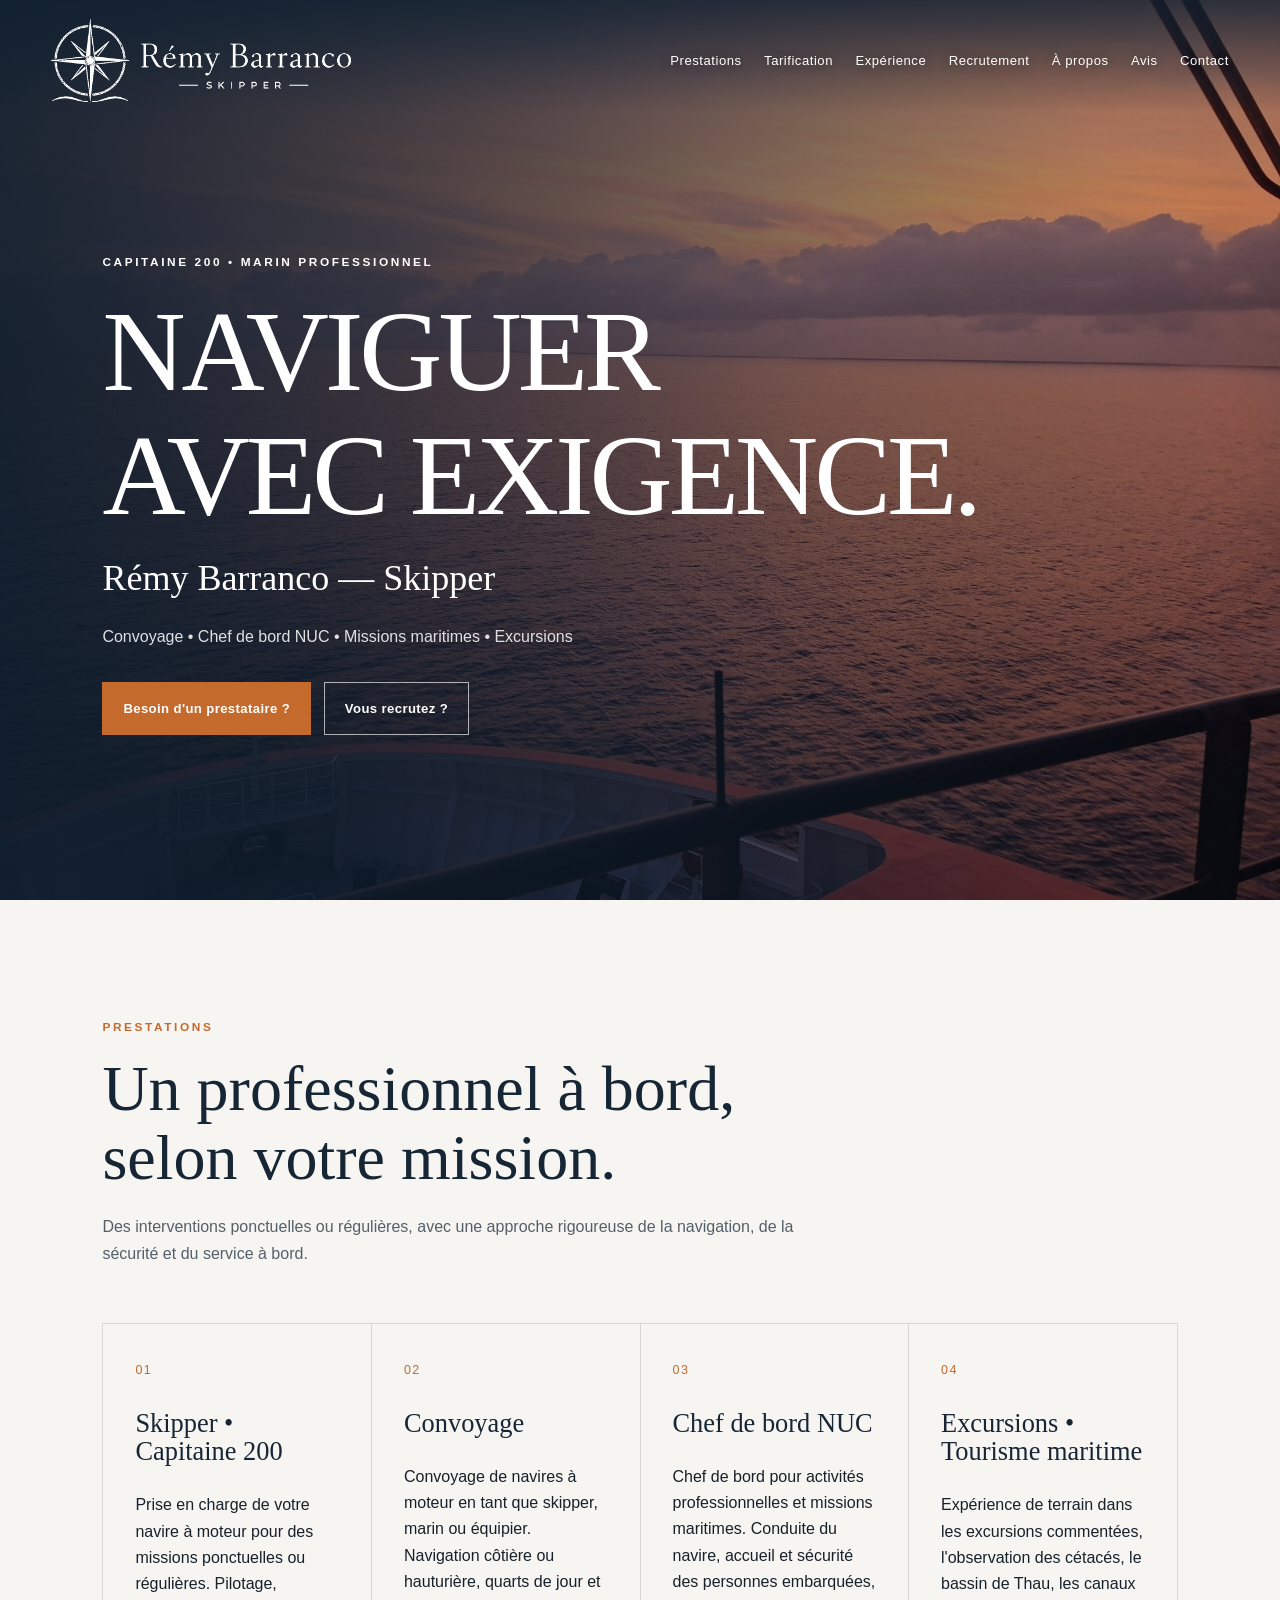
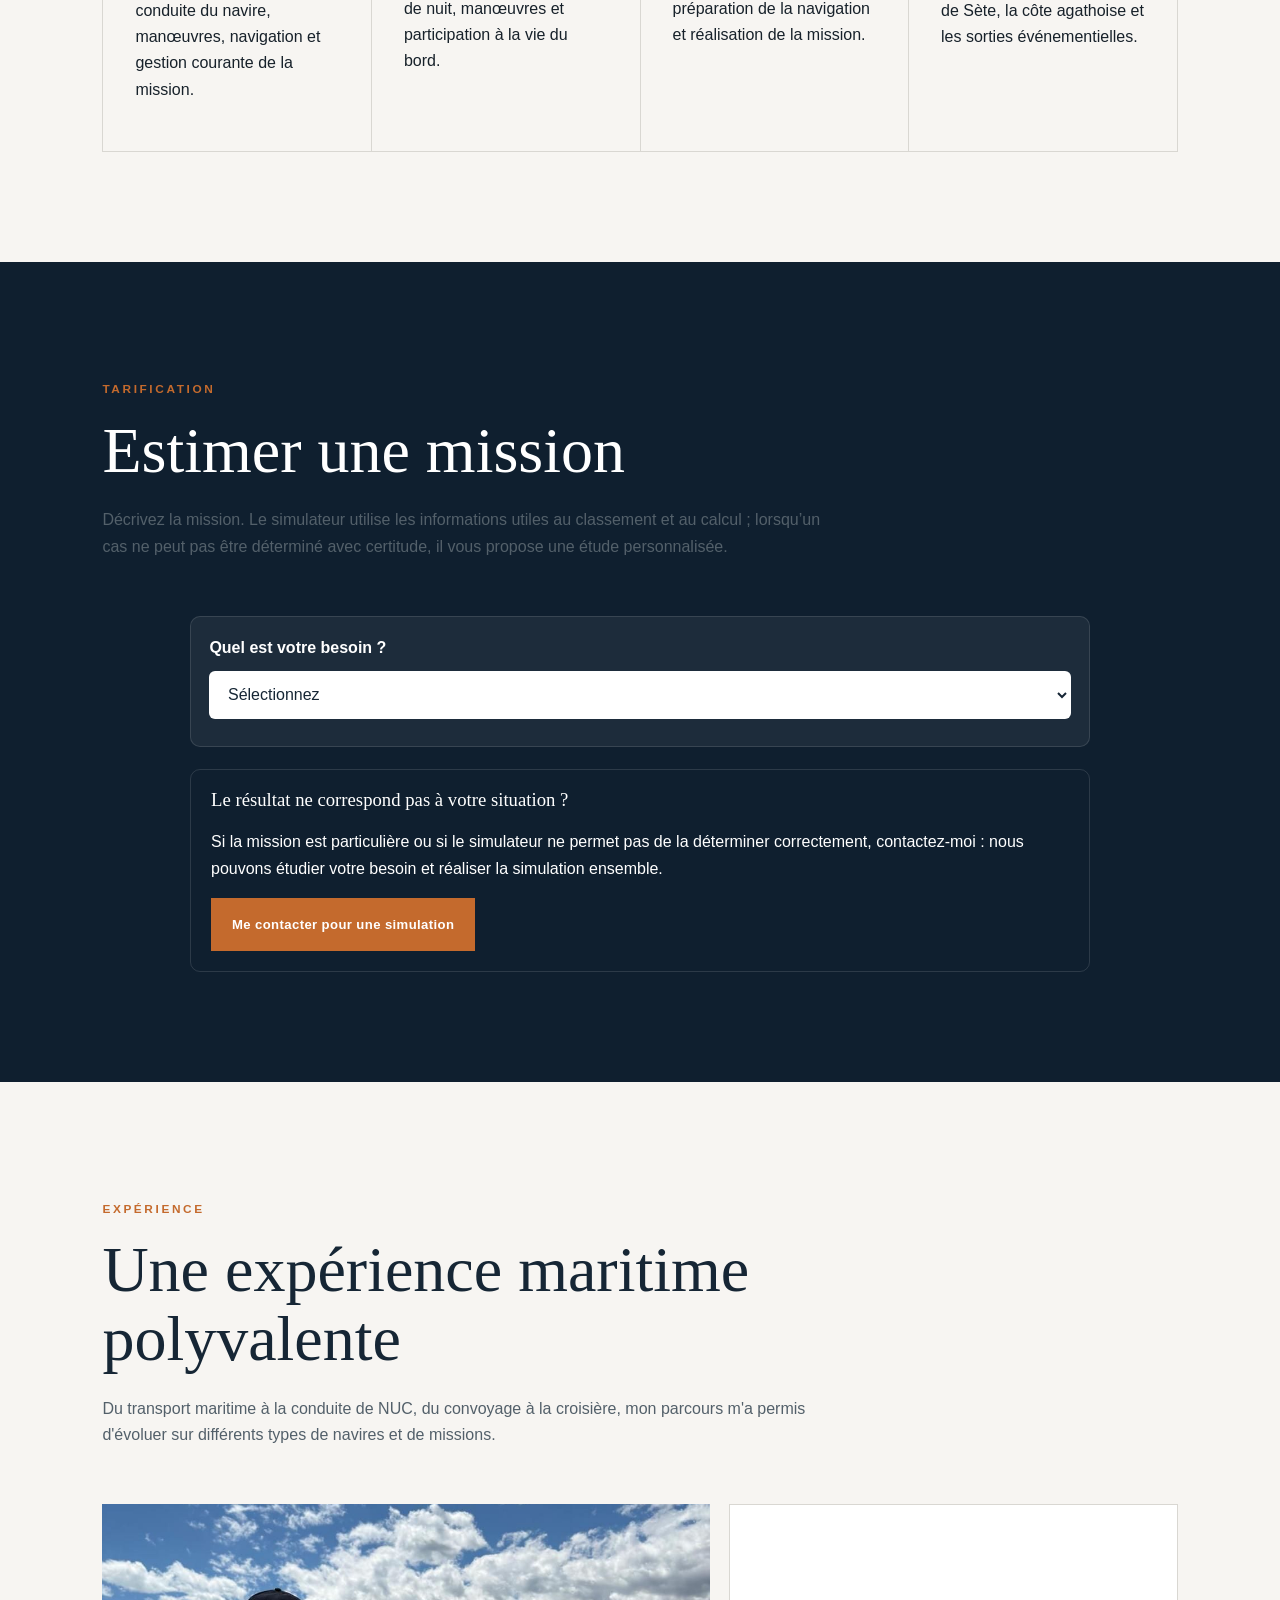
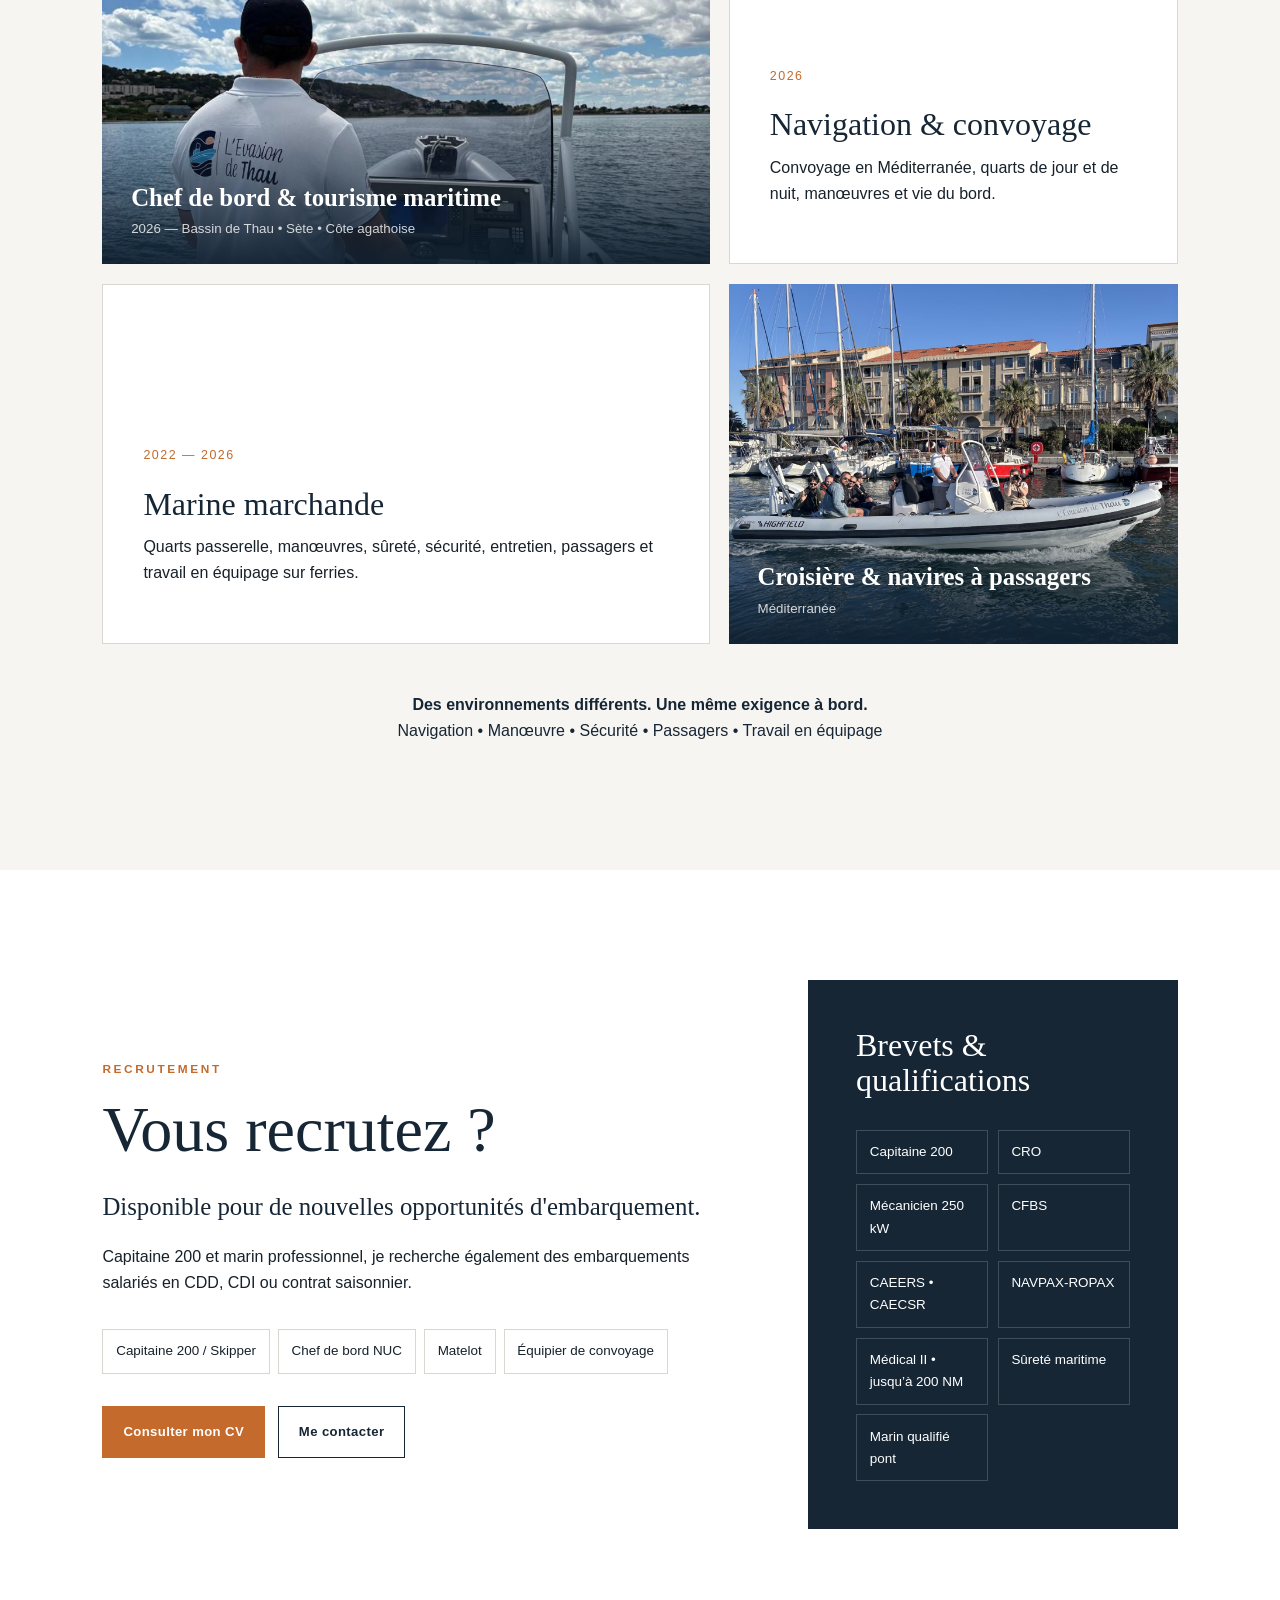
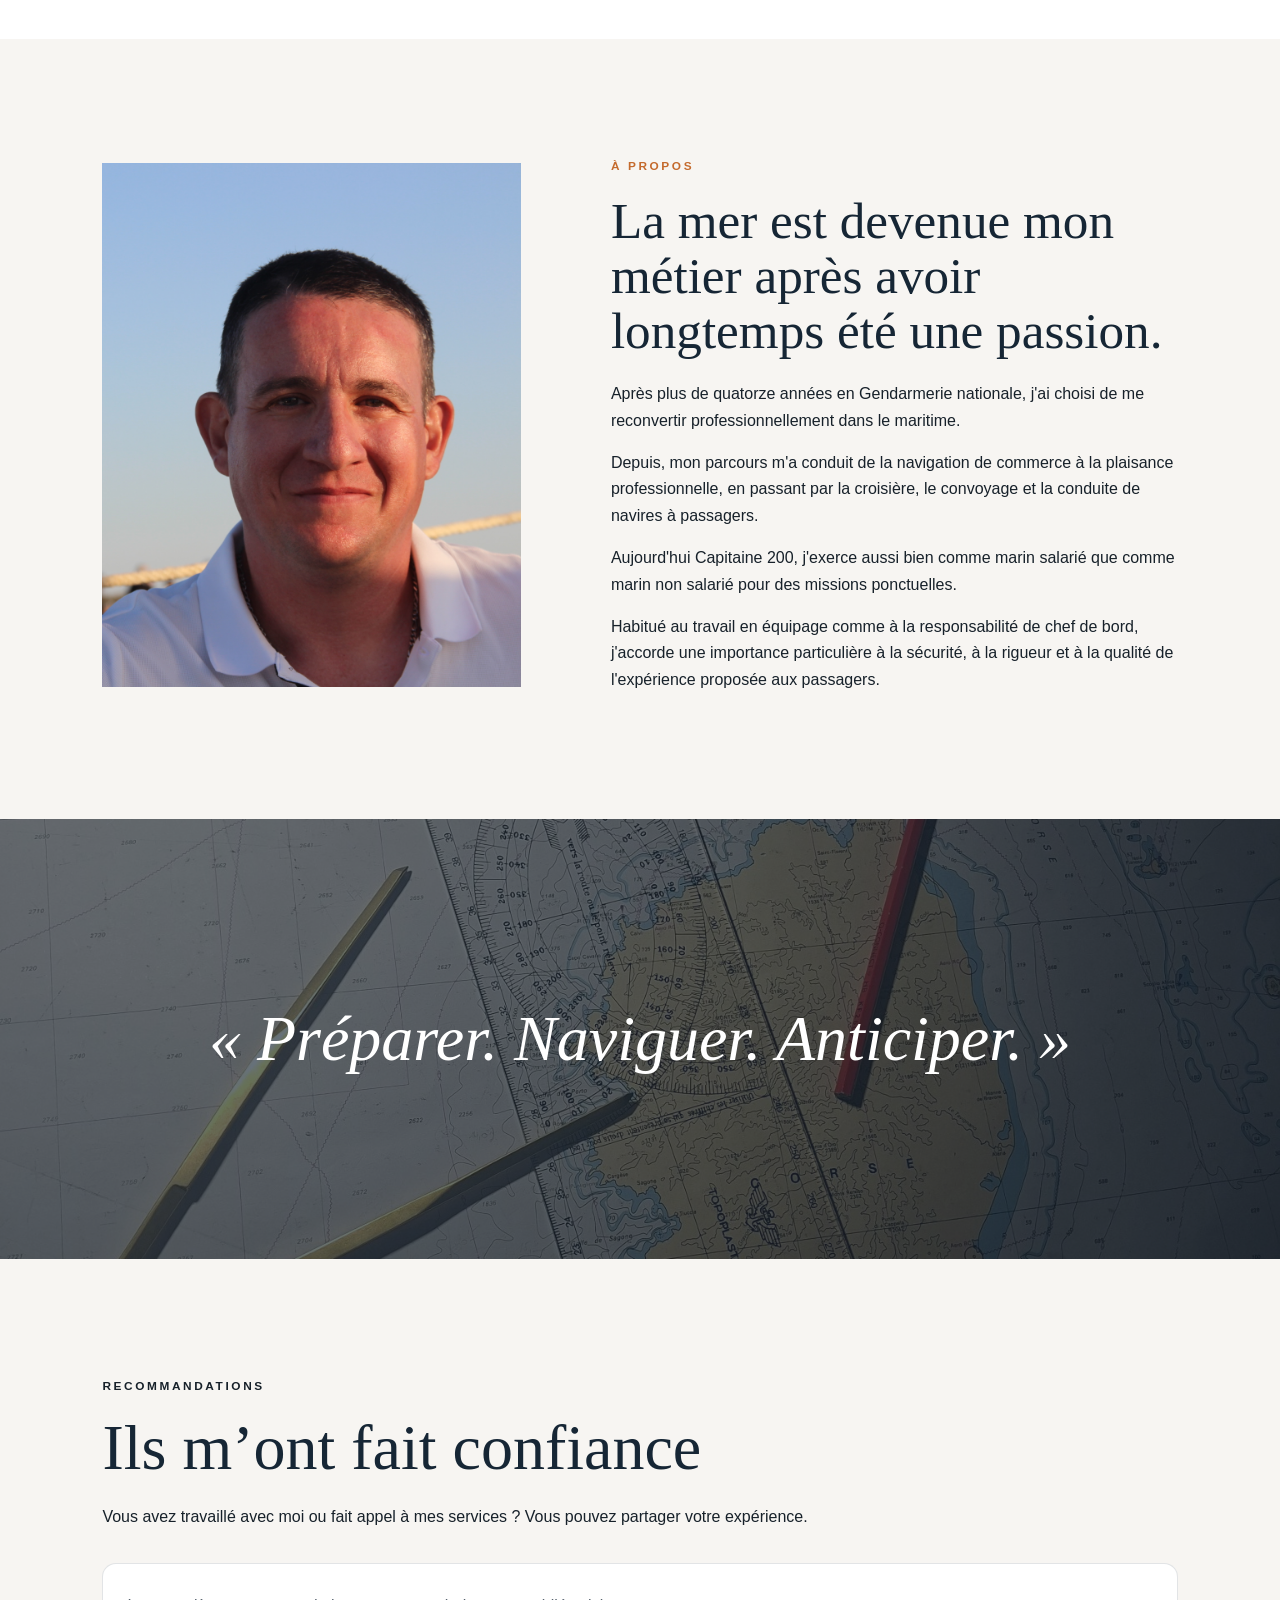
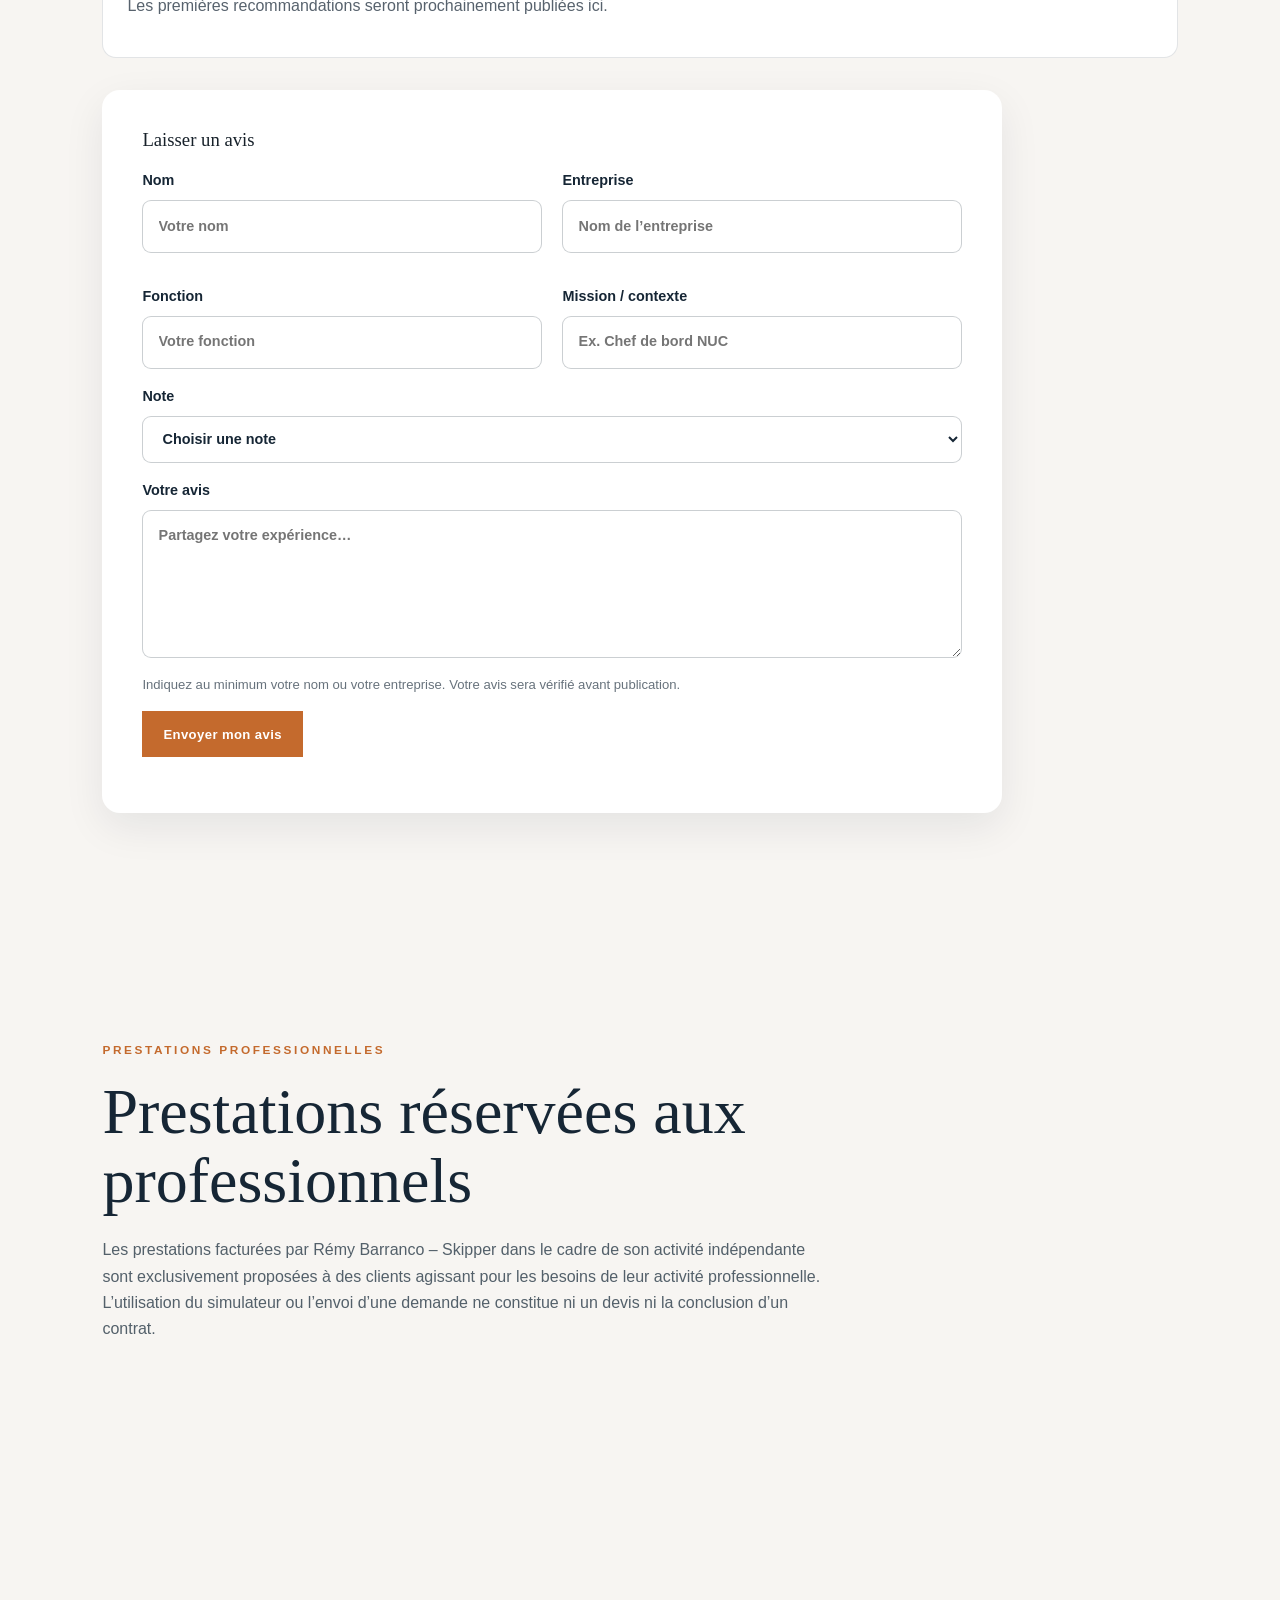
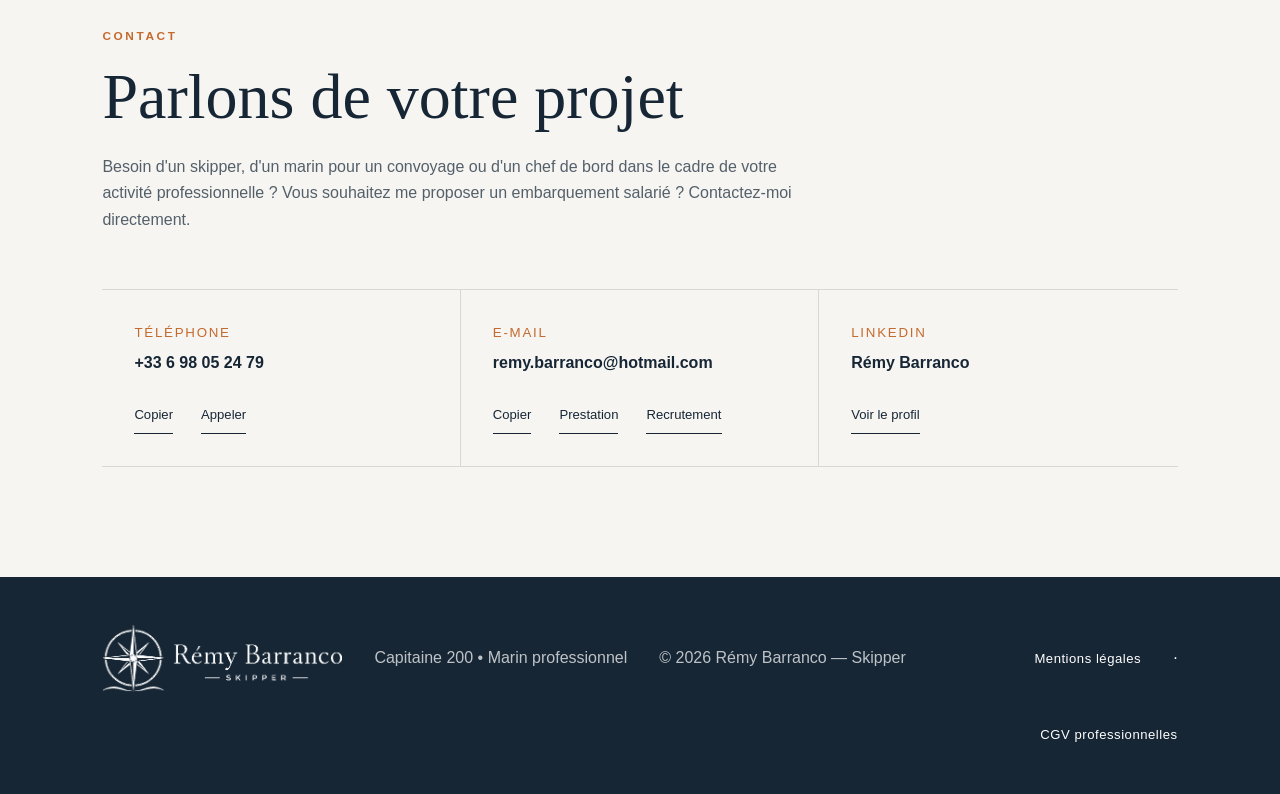
<file: index.html>
<!doctype html>
<html lang="fr">
<head>
  <meta charset="utf-8">
  <meta name="viewport" content="width=device-width, initial-scale=1">
  <meta name="description" content="Rémy Barranco — Capitaine 200 et marin professionnel. Skipper, chef de bord NUC, convoyage, excursions et opportunités d'embarquement.">
  <meta name="theme-color" content="#162635">
  <meta name="robots" content="index,follow">
  <meta property="og:type" content="website">
  <meta property="og:title" content="Rémy Barranco — Skipper | Capitaine 200">
  <meta property="og:description" content="Skipper, chef de bord NUC, convoyage et marin professionnel. Prestations maritimes et recherche d'embarquement.">
  <meta property="og:image" content="assets/hero-sunset.jpg">
  <title>Rémy Barranco — Skipper | Capitaine 200</title>
  <link rel="stylesheet" href="styles.css">
</head>
<body>
<a class="skip-link" href="#main-content">Aller au contenu</a>
<header class="site-header">
  <a class="brand" href="#accueil" aria-label="Accueil Rémy Barranco">
    <img src="assets/logo-header-white.png" alt="Rémy Barranco — Skipper">
  </a>
  <button class="menu-toggle" aria-label="Ouvrir le menu" aria-expanded="false" aria-controls="main-navigation">☰</button>
  <nav class="nav" id="main-navigation" aria-label="Navigation principale">
    <a href="#prestations">Prestations</a>
    <a href="#tarification">Tarification</a>
    <a href="#experience">Expérience</a>
    <a href="#recrutement">Recrutement</a>
    <a href="#apropos">À propos</a>
    <a href="#avis">Avis</a>
      <a href="#contact">Contact</a>
  </nav>
</header>

<main id="main-content">
<section id="accueil" class="hero">
  <div class="hero-overlay"></div>
  <div class="hero-content">
    <p class="eyebrow">CAPITAINE 200 • MARIN PROFESSIONNEL</p>
    <h1>NAVIGUER<br>AVEC EXIGENCE.</h1>
    <p class="hero-name">Rémy Barranco — Skipper</p>
    <p class="hero-services">Convoyage • Chef de bord NUC • Missions maritimes • Excursions</p>
    <div class="hero-actions">
      <a class="btn btn-primary" href="#prestations">Besoin d'un prestataire ?</a>
      <a class="btn btn-ghost" href="#recrutement">Vous recrutez ?</a>
    </div>
  </div>
</section>

<section id="prestations" class="section">
  <div class="section-heading">
    <p class="eyebrow copper">PRESTATIONS</p>
    <h2>Un professionnel à bord,<br>selon votre mission.</h2>
    <p>Des interventions ponctuelles ou régulières, avec une approche rigoureuse de la navigation, de la sécurité et du service à bord.</p>
  </div>
  <div class="cards four">
    <article class="card"><span>01</span><h3>Skipper • Capitaine 200</h3><p>Prise en charge de votre navire à moteur pour des missions ponctuelles ou régulières. Pilotage, conduite du navire, manœuvres, navigation et gestion courante de la mission.</p></article>
    <article class="card"><span>02</span><h3>Convoyage</h3><p>Convoyage de navires à moteur en tant que skipper, marin ou équipier. Navigation côtière ou hauturière, quarts de jour et de nuit, manœuvres et participation à la vie du bord.</p></article>
    <article class="card"><span>03</span><h3>Chef de bord NUC</h3><p>Chef de bord pour activités professionnelles et missions maritimes. Conduite du navire, accueil et sécurité des personnes embarquées, préparation de la navigation et réalisation de la mission.</p></article>
    <article class="card"><span>04</span><h3>Excursions • Tourisme maritime</h3><p>Expérience de terrain dans les excursions commentées, l'observation des cétacés, le bassin de Thau, les canaux de Sète, la côte agathoise et les sorties événementielles.</p></article>
  </div>
</section>

<section id="tarification" class="section section-dark">
  <div class="section-heading"><p class="eyebrow copper">TARIFICATION</p><h2>Estimer une mission</h2><p>Décrivez la mission. Le simulateur utilise les informations utiles au classement et au calcul ; lorsqu’un cas ne peut pas être déterminé avec certitude, il vous propose une étude personnalisée.</p></div>
  <form id="pricing-simulator" class="sim-form">
    <div class="sim-step"><label for="service-type">Quel est votre besoin ?</label><select id="service-type" required><option value="">Sélectionnez</option><option value="nuc">Chef de bord NUC</option><option value="convoyage-skipper">Convoyage — Skipper sur bateau à moteur</option><option value="convoyage-crew">Convoyage — Équipier sur tout type de bateau</option><option value="matelot">Équipier / Matelot</option><option value="other">Autre type de poste ou de mission</option></select><div id="service-hint" class="sim-help"></div></div>
    <div id="other-description-wrap" class="sim-step sim-hidden"><label for="other-description">Décrivez brièvement la mission ou le poste proposé</label><textarea id="other-description" rows="4" placeholder="Fonction, navire, activité ou particularité utile..."></textarea></div>
    <div id="sector-wrap" class="sim-step sim-hidden"><label for="sector">Secteur d'activité du navire</label><select id="sector"><option value="">Sélectionnez</option><option value="commerce">Commerce</option><option value="plaisance">Plaisance professionnelle</option><option value="peche">Pêche</option><option value="cultures">Cultures marines</option><option value="remorquage">Remorquage / Pilotage / Lamanage</option><option value="travaux">Travaux maritimes</option><option value="unknown">Autre / Je ne sais pas</option></select><p class="sim-help">Cette information figure généralement sur le permis d’armement. Le moteur couvre également les secteurs pêche, cultures marines, remorquage / pilotage / lamanage et travaux maritimes lorsque le tableau fourni permet un classement univoque.</p></div>
    <div id="navigation-wrap" class="sim-step sim-hidden"><label for="navigation">Genre de navigation</label><select id="navigation"><option value="">Sélectionnez</option><option value="cotiere">Navigation côtière</option><option value="cabotage-national">Cabotage national</option><option value="cabotage-international">Cabotage international</option><option value="long-cours">Long cours</option><option value="unknown">Autre / Je ne sais pas</option></select><p class="sim-help">Sélectionnez le genre indiqué sur le permis d’armement.</p></div>
    <div id="vessel-type-wrap" class="sim-step sim-hidden"><label for="vessel-type">Type de navire</label><select id="vessel-type"><option value="">Sélectionnez</option><option value="passagers">Navire à passagers</option><option value="charge">Navire de charge</option><option value="plaisance">Navire de plaisance professionnelle</option><option value="autre">Autre / Je ne sais pas</option></select></div>
    <div id="function-wrap" class="sim-step sim-hidden"><label for="function">Fonction prévue à bord</label><select id="function"></select><p class="sim-help">La fonction réellement occupée est utilisée : une tâche effectuée à bord ne suffit pas à changer de fonction. Les fonctions non déterminables avec certitude sont transmises pour étude plutôt que classées par approximation.</p></div>
    <div id="special-vessel-wrap" class="sim-step sim-hidden"><label for="special-vessel">Type précis de navire</label><select id="special-vessel"><option value="">Sélectionnez</option></select><p class="sim-help">Demandé uniquement lorsque le tableau de classement distingue plusieurs types de navires.</p></div>
    <div id="power-wrap" class="sim-step sim-hidden"><label for="power-kw">Puissance administrative du navire (kW)</label><input id="power-kw" type="number" min="0" step="1" placeholder="Ex. 450"><p class="sim-help">Utilisée uniquement lorsque le classement dépend d’un seuil de puissance.</p></div>
    <div id="gauge-wrap" class="sim-step sim-hidden"><label for="gauge">Jauge brute du navire</label><select id="gauge"><option value="">Sélectionnez</option><option value="lt4">Moins de 4 UMS</option><option value="4-10">4 à moins de 10 UMS</option><option value="10-15">10 à moins de 15 UMS</option><option value="15-30">15 à 30 UMS</option><option value="30-35">Plus de 30 à 35 UMS</option><option value="35-50">Plus de 35 à 50 UMS</option><option value="gt50">Plus de 50 UMS</option><option value="unknown">Je ne sais pas</option></select><p class="sim-help">La même jauge est réutilisée pour le classement et les cotisations.</p></div>
    <div id="contrib-wrap" class="sim-step sim-hidden"><h3>Caractéristiques complémentaires du navire</h3><p class="sim-help">Ces renseignements ne sont demandés que lorsqu’ils sont nécessaires au calcul des cotisations. Le simulateur détermine lui-même le régime applicable.</p><div id="francisation-wrap" class="nested"><label for="francisation-era">Première francisation / mise en service du navire</label><select id="francisation-era"><option value="">Sélectionnez</option><option value="pre1986">Avant 1986</option><option value="post1986">Depuis 1986</option><option value="unknown">Je ne sais pas</option></select></div><div id="owner-wrap" class="nested"><label for="owner-onboard">Le propriétaire du navire est-il embarqué comme marin pendant la mission ?</label><select id="owner-onboard"><option value="">Sélectionnez</option><option value="yes">Oui</option><option value="no">Non</option><option value="unknown">Je ne sais pas</option></select></div><div id="length-wrap" class="nested"><label for="length-band">Longueur du navire</label><select id="length-band"><option value="">Sélectionnez</option><option value="le12">12 m ou moins</option><option value="12-25">Plus de 12 à 25 m</option><option value="gt25">Plus de 25 m</option><option value="unknown">Je ne sais pas</option></select></div></div>
    <div id="location-wrap" class="sim-step sim-hidden"><label for="departure">Port / lieu de départ</label><input id="departure" type="text" autocomplete="off"><label class="check-line"><input id="different-arrival" type="checkbox"><span>Le port / lieu d’arrivée est différent du lieu de départ</span></label><div id="arrival-wrap" class="sim-hidden nested"><label for="arrival">Port / lieu d’arrivée</label><input id="arrival" type="text" autocomplete="off"></div></div>
    <div id="duration-wrap" class="sim-step sim-hidden"><label for="duration-mode">Organisation de la mission</label><select id="duration-mode"><option value="">Sélectionnez</option><option value="punctual">Mission ponctuelle — à partir d’une heure</option><option value="days">Mission sur plusieurs jours — retour possible entre chaque journée</option><option value="continuous">Mobilisation continue — sans retour au domicile</option></select></div>
    <div id="punctual-wrap" class="sim-step sim-hidden"><div class="sim-grid"><label>Date<input id="p-date" type="date"></label><label>Heure de début<input id="p-start" type="time"></label><label>Durée (heures)<input id="p-hours" type="number" min="1" step="0.5" placeholder="8"></label></div></div>
    <div id="days-wrap" class="sim-step sim-hidden"><div class="sim-grid"><label>Premier jour<input id="d-start" type="date"></label><label>Nombre de jours travaillés<input id="d-count" type="number" min="1" step="1" placeholder="3"></label><label>Heures facturées par jour<input id="d-hours" type="number" min="1" step="0.5" placeholder="8"></label></div><p class="sim-help">Chaque journée est considérée séparément, avec retour possible entre les journées.</p></div>
    <div id="continuous-wrap" class="sim-step sim-hidden"><div class="sim-grid"><label>Début<input id="c-start-date" type="date"><input id="c-start-time" type="time"></label><label>Fin<input id="c-end-date" type="date"><input id="c-end-time" type="time"></label></div><p class="sim-help">La mobilisation continue est comptée entre le début et la fin indiqués. Pour une mission longue, le résultat reste un tarif de référence et peut être adapté.</p></div>
    <div id="extras-wrap" class="sim-step sim-hidden"><h3>Informations utiles pour le devis</h3><label>Le prestataire sera-t-il logé pendant toute la durée de la mission ?<select id="lodging"><option value="">Sélectionnez</option><option>Oui, à bord du navire</option><option>Oui, hébergement fourni par le client</option><option>Aucun hébergement nécessaire</option><option>Hébergement à prévoir</option><option>Je ne sais pas encore</option></select></label><label>Les repas / l’avitaillement du prestataire seront-ils pris en charge pendant la mission ?<select id="meals"><option value="">Sélectionnez</option><option>Oui</option><option>Aucune prise en charge nécessaire</option><option>Non, à prévoir</option><option>Je ne sais pas encore</option></select></label><label>Une contrainte ou dépense particulière à signaler ?<textarea id="constraints" rows="3"></textarea></label></div>
    <div id="actions-wrap" class="sim-actions sim-hidden"><button type="button" id="calculate" class="btn btn-primary">Calculer mon estimation</button></div>
    <div id="result" class="sim-result sim-hidden" aria-live="polite"></div>
  </form>
  <div class="special-request"><h3>Le résultat ne correspond pas à votre situation ?</h3><p>Si la mission est particulière ou si le simulateur ne permet pas de la déterminer correctement, contactez-moi : nous pouvons étudier votre besoin et réaliser la simulation ensemble.</p><a class="btn btn-primary" href="#contact">Me contacter pour une simulation</a></div>
</section>

<section id="experience" class="section">
  <div class="section-heading">
    <p class="eyebrow copper">EXPÉRIENCE</p>
    <h2>Une expérience maritime polyvalente</h2>
    <p>Du transport maritime à la conduite de NUC, du convoyage à la croisière, mon parcours m'a permis d'évoluer sur différents types de navires et de missions.</p>
  </div>
  <div class="experience-grid">
    <figure class="photo-card"><img src="assets/navigation-action.jpg" alt="Navigation à bord d'un semi-rigide"><figcaption><b>Chef de bord & tourisme maritime</b><small>2026 — Bassin de Thau • Sète • Côte agathoise</small></figcaption></figure>
    <article class="experience-card"><p class="year">2026</p><h3>Navigation & convoyage</h3><p>Convoyage en Méditerranée, quarts de jour et de nuit, manœuvres et vie du bord.</p></article>
    <article class="experience-card"><p class="year">2022 — 2026</p><h3>Marine marchande</h3><p>Quarts passerelle, manœuvres, sûreté, sécurité, entretien, passagers et travail en équipage sur ferries.</p></article>
    <figure class="photo-card"><img src="assets/rib-action.jpg" alt="Semi-rigide professionnel en navigation"><figcaption><b>Croisière & navires à passagers</b><small>Méditerranée</small></figcaption></figure>
  </div>
  <p class="experience-close"><strong>Des environnements différents. Une même exigence à bord.</strong><br>Navigation • Manœuvre • Sécurité • Passagers • Travail en équipage</p>
</section>

<section id="recrutement" class="section recruitment">
  <div class="split">
    <div>
      <p class="eyebrow copper">RECRUTEMENT</p>
      <h2>Vous recrutez ?</h2>
      <p class="lead">Disponible pour de nouvelles opportunités d'embarquement.</p>
      <p>Capitaine 200 et marin professionnel, je recherche également des embarquements salariés en CDD, CDI ou contrat saisonnier.</p>
      <div class="roles">
        <span>Capitaine 200 / Skipper</span><span>Chef de bord NUC</span><span>Matelot</span><span>Équipier de convoyage</span>
      </div>
      <div class="actions">
        <a class="btn btn-primary" href="assets/CV-Remy-Barranco.pdf" target="_blank" rel="noopener">Consulter mon CV</a>
        <a class="btn btn-outline" href="#contact">Me contacter</a>
      </div>
    </div>
    <div class="qualifications">
      <h3>Brevets & qualifications</h3>
      <div class="qual-grid">
        <span>Capitaine 200</span><span>CRO</span><span>Mécanicien 250 kW</span><span>CFBS</span>
        <span>CAEERS • CAECSR</span><span>NAVPAX-ROPAX</span>
            <span>Médical II • jusqu’à 200 NM</span><span>Sûreté maritime</span><span>Marin qualifié pont</span>
      </div>
    </div>
  </div>
</section>

<section id="apropos" class="section about">
  <div class="about-photo"><img src="assets/portrait-remy.jpg" alt="Rémy Barranco, skipper et Capitaine 200"></div>
  <div class="about-copy">
    <p class="eyebrow copper">À PROPOS</p>
    <h2>La mer est devenue mon métier après avoir longtemps été une passion.</h2>
    <p>Après plus de quatorze années en Gendarmerie nationale, j'ai choisi de me reconvertir professionnellement dans le maritime.</p>
    <p>Depuis, mon parcours m'a conduit de la navigation de commerce à la plaisance professionnelle, en passant par la croisière, le convoyage et la conduite de navires à passagers.</p>
    <p>Aujourd'hui Capitaine 200, j'exerce aussi bien comme marin salarié que comme marin non salarié pour des missions ponctuelles.</p>
    <p>Habitué au travail en équipage comme à la responsabilité de chef de bord, j'accorde une importance particulière à la sécurité, à la rigueur et à la qualité de l'expérience proposée aux passagers.</p>
  </div>
</section>

<section class="quote-section">
  <img src="assets/chart-navigation.jpg" alt="Carte marine et instruments de navigation">
  <blockquote>« Préparer. Naviguer. Anticiper. »</blockquote>
</section>


<section class="reviews section" id="avis">
  <div class="container">
    <p class="eyebrow">RECOMMANDATIONS</p>
    <h2>Ils m’ont fait confiance</h2>
    <p class="section-intro">Vous avez travaillé avec moi ou fait appel à mes services ? Vous pouvez partager votre expérience.</p>

    <div class="reviews-empty">
      <p>Les premières recommandations seront prochainement publiées ici.</p>
    </div>

    <div class="review-form-card">
      <h3>Laisser un avis</h3>
      <form id="review-form">
        <div class="review-form-grid">
          <label>Nom
            <input type="text" name="name" placeholder="Votre nom">
          </label>
          <label>Entreprise
            <input type="text" name="company" placeholder="Nom de l’entreprise">
          </label>
          <label>Fonction
            <input type="text" name="role" placeholder="Votre fonction">
          </label>
          <label>Mission / contexte
            <input type="text" name="context" placeholder="Ex. Chef de bord NUC">
          </label>
        </div>
        <label>Note
          <select name="rating" required>
            <option value="">Choisir une note</option>
            <option value="5">★★★★★ — 5/5</option>
            <option value="4">★★★★☆ — 4/5</option>
            <option value="3">★★★☆☆ — 3/5</option>
            <option value="2">★★☆☆☆ — 2/5</option>
            <option value="1">★☆☆☆☆ — 1/5</option>
          </select>
        </label>
        <label>Votre avis
          <textarea name="review" rows="5" required placeholder="Partagez votre expérience…"></textarea>
        </label>
        <p class="review-note">Indiquez au minimum votre nom ou votre entreprise. Votre avis sera vérifié avant publication.</p>
        <button class="btn btn-primary" type="submit">Envoyer mon avis</button>
        <p class="review-status" aria-live="polite"></p>
      </form>
    </div>
  </div>
</section>

<section class="section" id="clientele-pro"><div class="section-heading"><p class="eyebrow copper">PRESTATIONS PROFESSIONNELLES</p><h2>Prestations réservées aux professionnels</h2><p>Les prestations facturées par Rémy Barranco – Skipper dans le cadre de son activité indépendante sont exclusivement proposées à des clients agissant pour les besoins de leur activité professionnelle. L’utilisation du simulateur ou l’envoi d’une demande ne constitue ni un devis ni la conclusion d’un contrat.</p></div></section>

<section id="contact" class="section contact">
  <div class="section-heading">
    <p class="eyebrow copper">CONTACT</p>
    <h2>Parlons de votre projet</h2>
    <p>Besoin d'un skipper, d'un marin pour un convoyage ou d'un chef de bord dans le cadre de votre activité professionnelle ? Vous souhaitez me proposer un embarquement salarié ? Contactez-moi directement.</p>
  </div>
  <div class="contact-grid">
    <div class="contact-item"><small>TÉLÉPHONE</small><strong id="phone">+33 6 98 05 24 79</strong><div><button class="copy" data-copy="+33698052479">Copier</button><a href="tel:+33698052479">Appeler</a></div></div>
    <div class="contact-item"><small>E-MAIL</small><strong id="email">remy.barranco@hotmail.com</strong><div><button class="copy" data-copy="remy.barranco@hotmail.com">Copier</button><a href="mailto:remy.barranco@hotmail.com?subject=Demande%20de%20prestation%20-%20Rémy%20Barranco%20Skipper">Prestation</a><a href="mailto:remy.barranco@hotmail.com?subject=Proposition%20d%27embarquement">Recrutement</a></div></div>
    <div class="contact-item"><small>LINKEDIN</small><strong>Rémy Barranco</strong><div><a href="https://www.linkedin.com/in/rémy-brc034/" target="_blank" rel="noopener">Voir le profil</a></div></div>
  </div>
</section>
</main>

<footer>
  <div class="footer-brand"><img src="assets/logo-footer-white.png" alt="Rémy Barranco — Skipper"></div>
  <p>Capitaine 200 • Marin professionnel</p>
  <p>© 2026 Rémy Barranco — Skipper</p>
  <a href="mentions-legales.html">Mentions légales</a> · <a href="cgv.html">CGV professionnelles</a>
</footer>
<script src="script.js"></script>
</body>
</html>
</file>
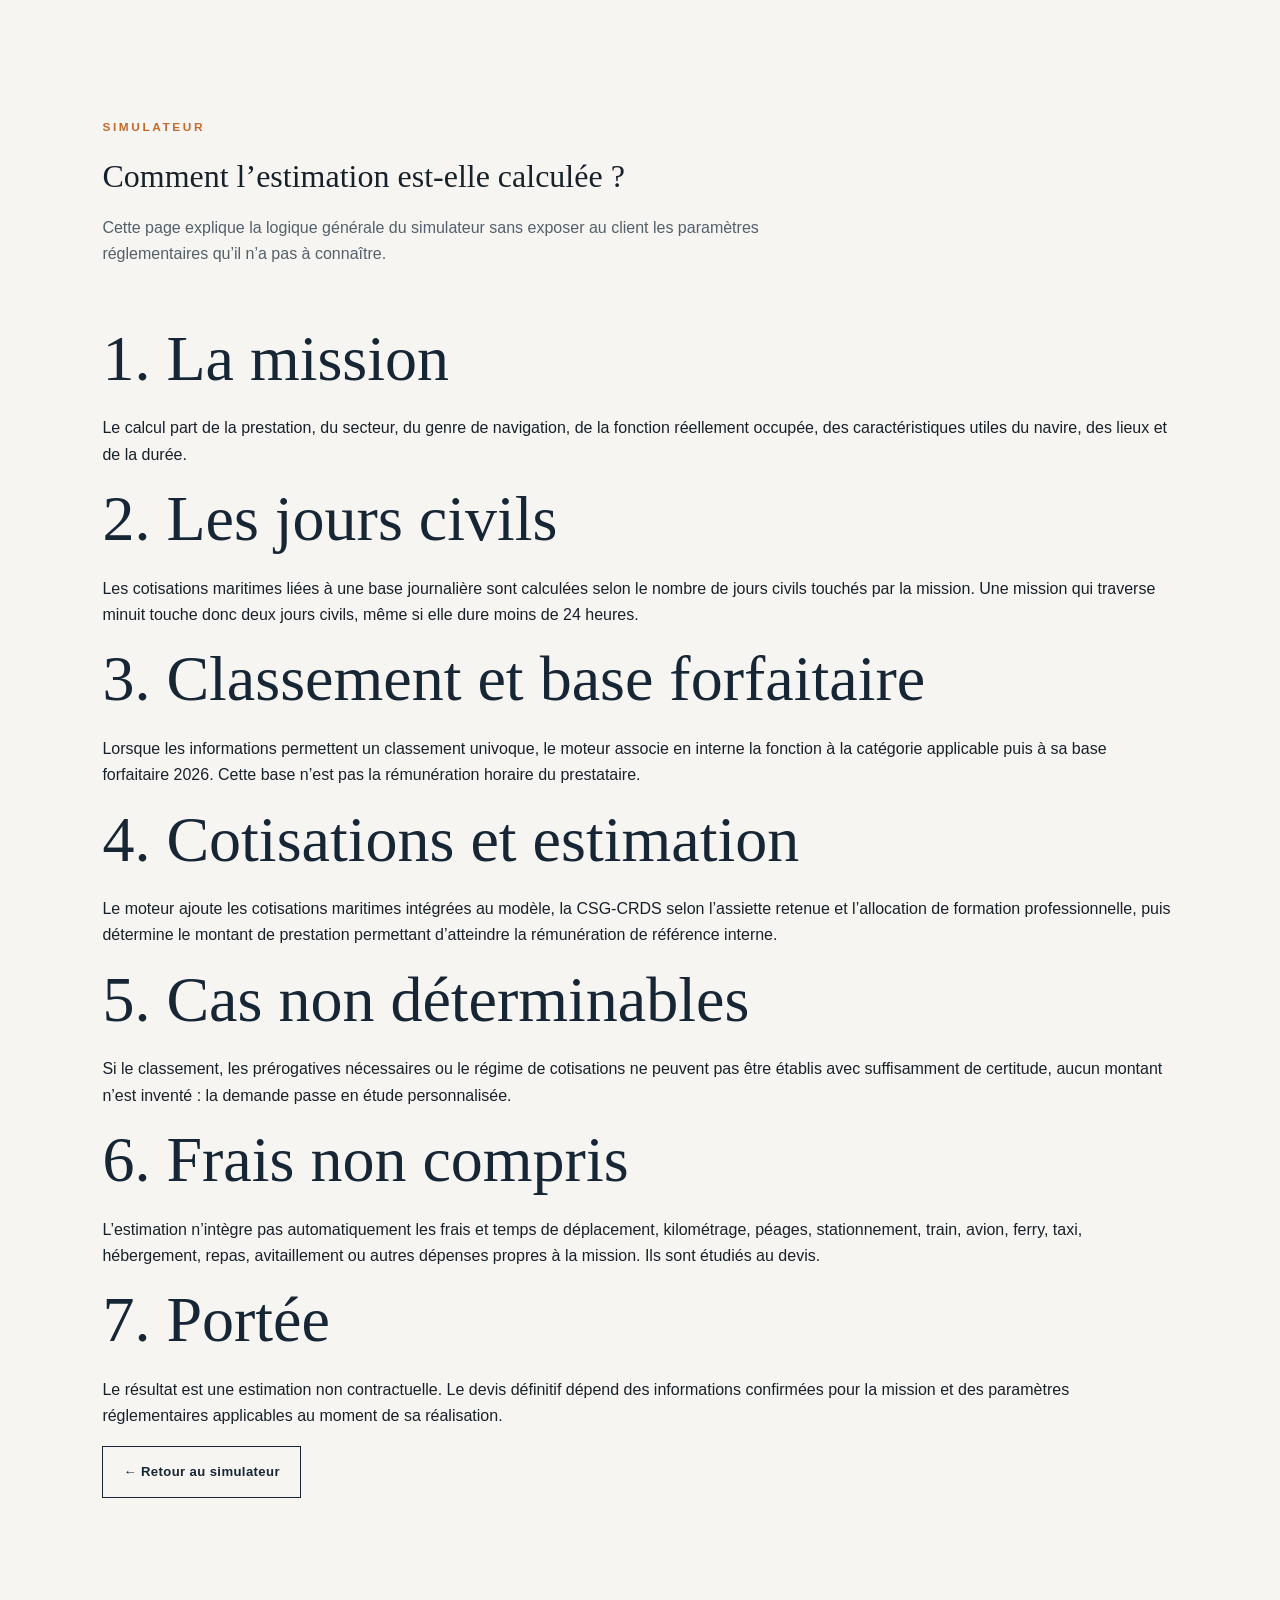
<file: calcul-tarif.html>
<!doctype html><html lang="fr"><head><meta charset="utf-8"><meta name="viewport" content="width=device-width,initial-scale=1"><title>Comment l’estimation est calculée — Rémy Barranco</title><link rel="stylesheet" href="styles.css"></head><body><main class="section"><div class="section-heading"><p class="eyebrow copper">SIMULATEUR</p><h1>Comment l’estimation est-elle calculée ?</h1><p>Cette page explique la logique générale du simulateur sans exposer au client les paramètres réglementaires qu’il n’a pas à connaître.</p></div><div class="legal-content"><h2>1. La mission</h2><p>Le calcul part de la prestation, du secteur, du genre de navigation, de la fonction réellement occupée, des caractéristiques utiles du navire, des lieux et de la durée.</p><h2>2. Les jours civils</h2><p>Les cotisations maritimes liées à une base journalière sont calculées selon le nombre de jours civils touchés par la mission. Une mission qui traverse minuit touche donc deux jours civils, même si elle dure moins de 24 heures.</p><h2>3. Classement et base forfaitaire</h2><p>Lorsque les informations permettent un classement univoque, le moteur associe en interne la fonction à la catégorie applicable puis à sa base forfaitaire 2026. Cette base n’est pas la rémunération horaire du prestataire.</p><h2>4. Cotisations et estimation</h2><p>Le moteur ajoute les cotisations maritimes intégrées au modèle, la CSG-CRDS selon l’assiette retenue et l’allocation de formation professionnelle, puis détermine le montant de prestation permettant d’atteindre la rémunération de référence interne.</p><h2>5. Cas non déterminables</h2><p>Si le classement, les prérogatives nécessaires ou le régime de cotisations ne peuvent pas être établis avec suffisamment de certitude, aucun montant n’est inventé : la demande passe en étude personnalisée.</p><h2>6. Frais non compris</h2><p>L’estimation n’intègre pas automatiquement les frais et temps de déplacement, kilométrage, péages, stationnement, train, avion, ferry, taxi, hébergement, repas, avitaillement ou autres dépenses propres à la mission. Ils sont étudiés au devis.</p><h2>7. Portée</h2><p>Le résultat est une estimation non contractuelle. Le devis définitif dépend des informations confirmées pour la mission et des paramètres réglementaires applicables au moment de sa réalisation.</p><p><a class="btn btn-outline" href="index.html#tarification">← Retour au simulateur</a></p></div></main></body></html>
</file>
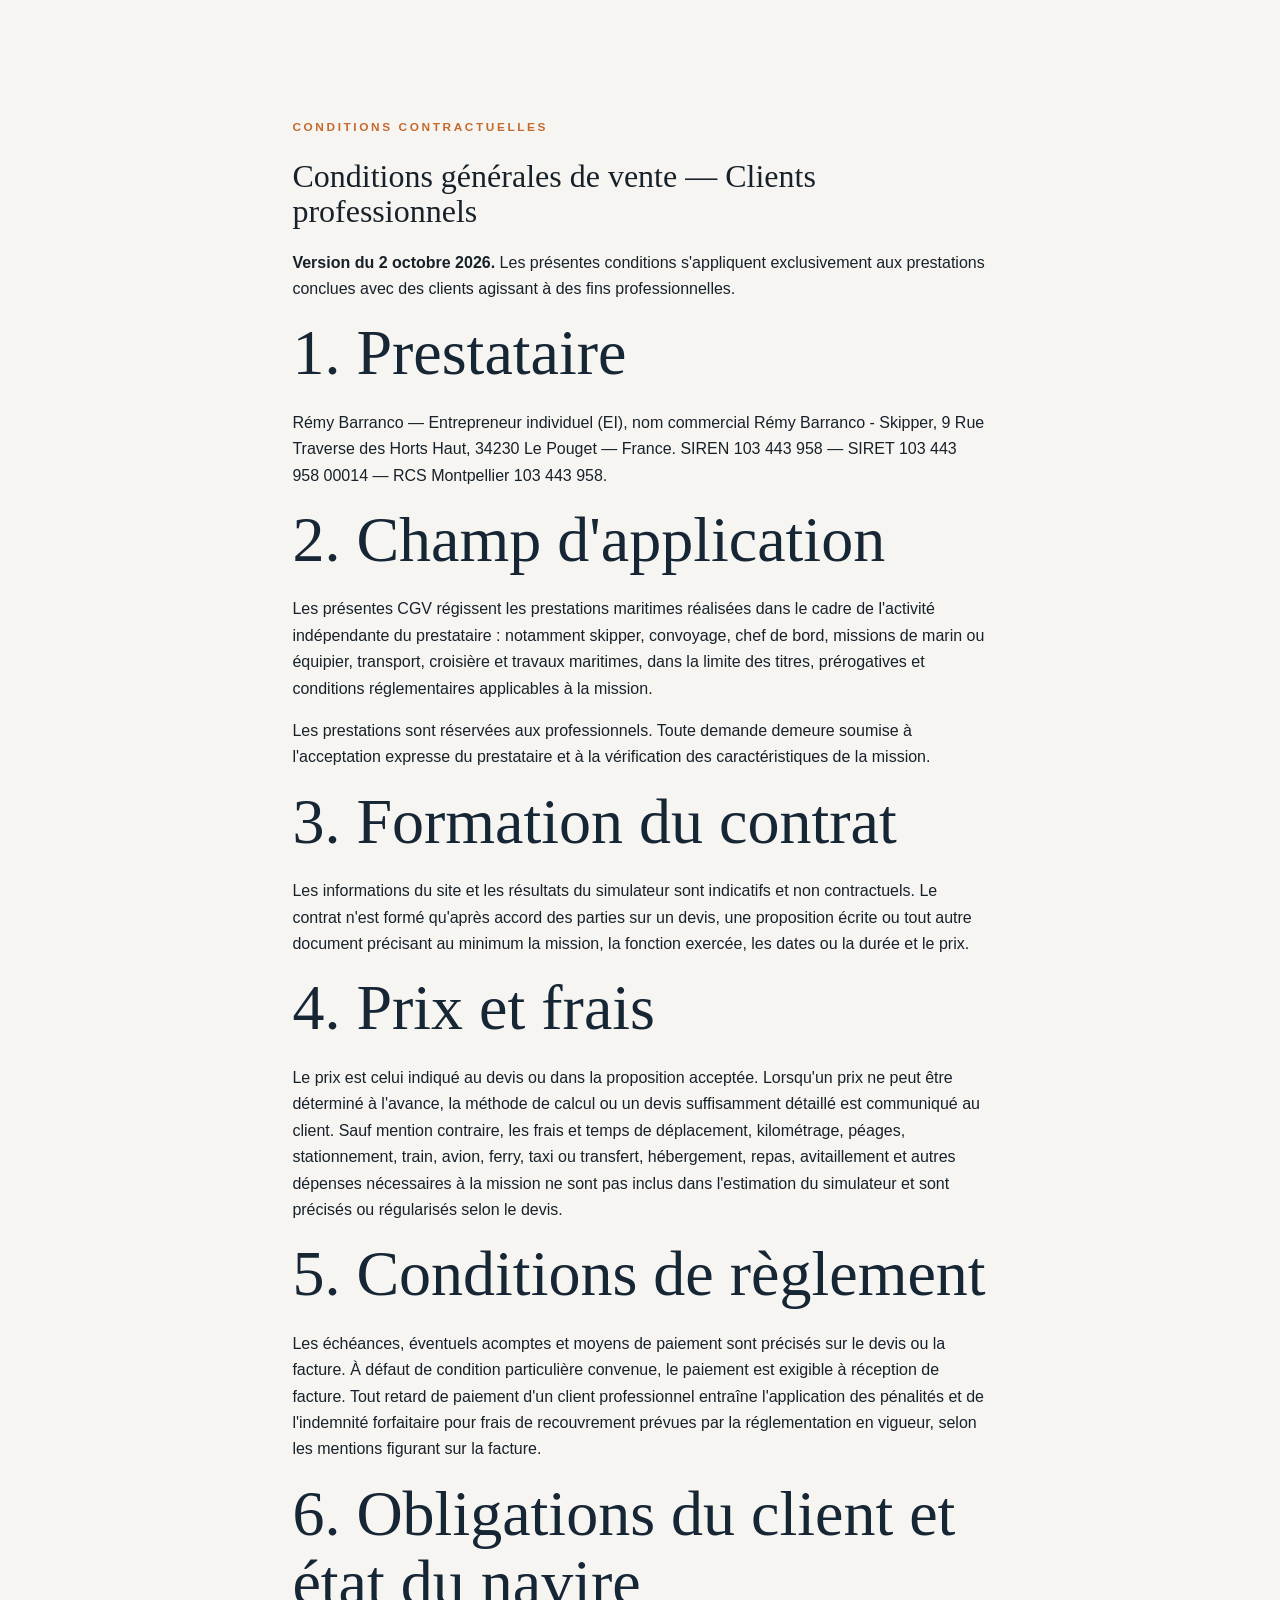
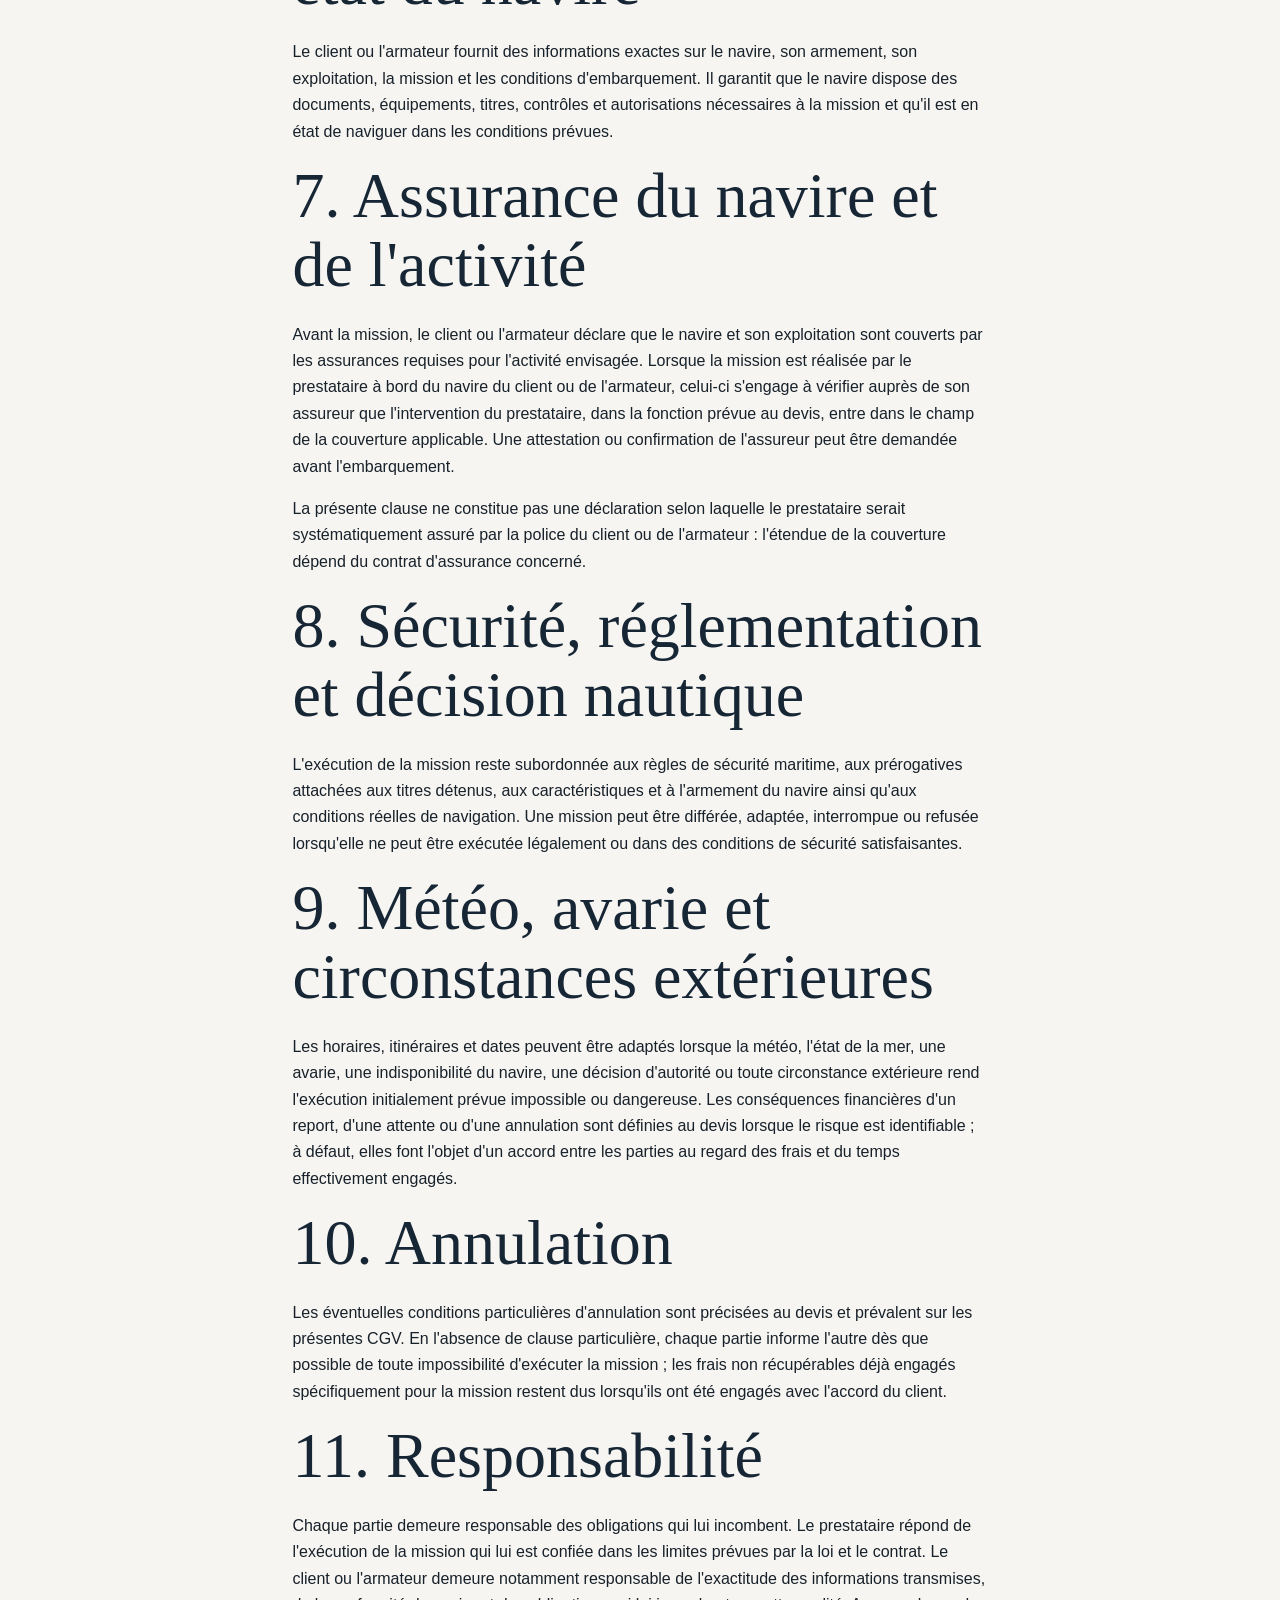
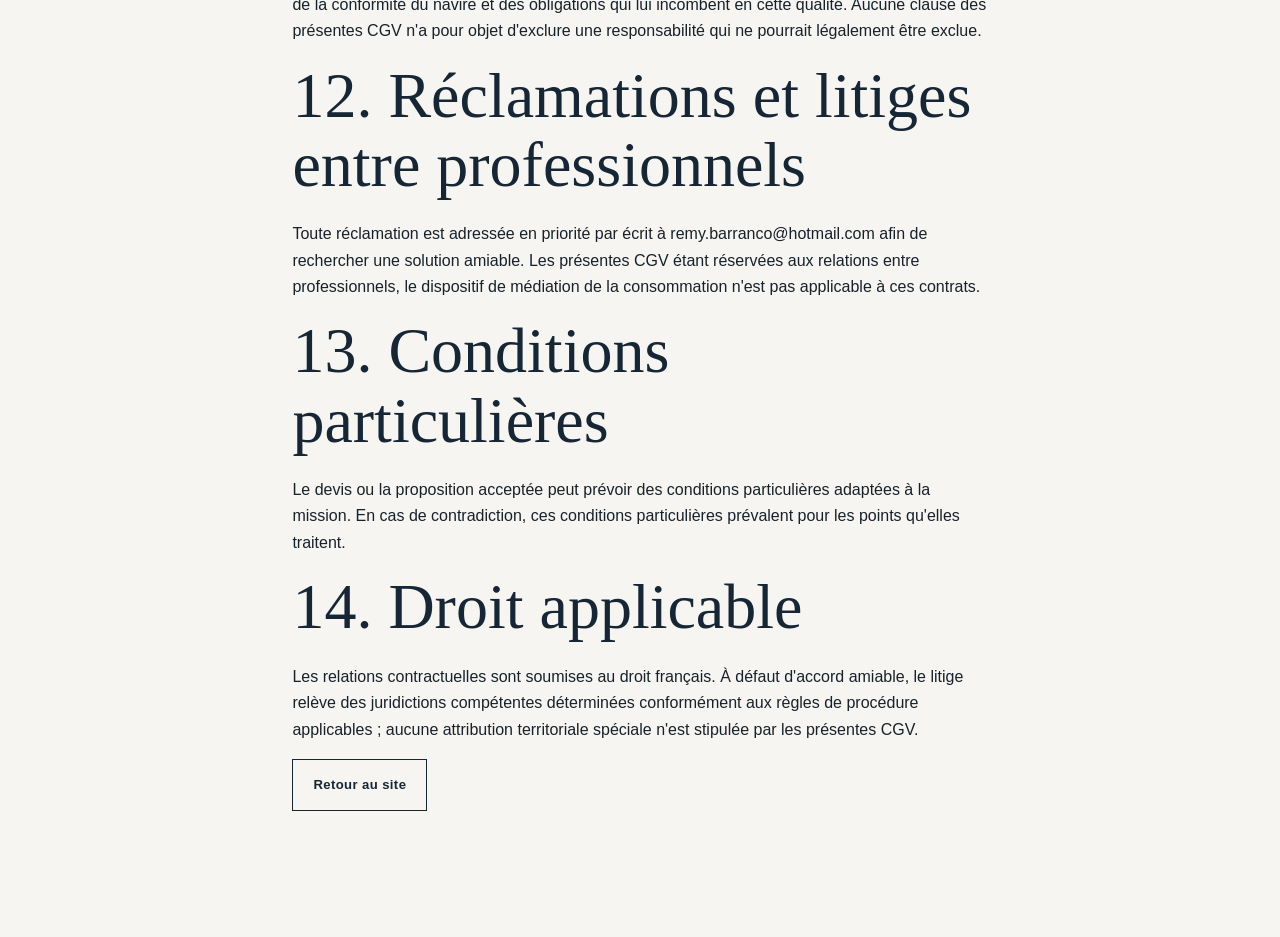
<file: cgv.html>
<!doctype html>
<html lang="fr"><head><meta charset="utf-8"><meta name="viewport" content="width=device-width,initial-scale=1"><title>CGV professionnelles — Rémy Barranco - Skipper</title><meta name="robots" content="index,follow"><link rel="stylesheet" href="styles.css"></head><body>
<main class="section" style="max-width:900px;margin:auto"><p class="eyebrow copper">CONDITIONS CONTRACTUELLES</p><h1>Conditions générales de vente — Clients professionnels</h1><div class="legal-content">
<p><strong>Version du 2 octobre 2026.</strong> Les présentes conditions s'appliquent exclusivement aux prestations conclues avec des clients agissant à des fins professionnelles.</p>
<h2>1. Prestataire</h2><p>Rémy Barranco — Entrepreneur individuel (EI), nom commercial Rémy Barranco - Skipper, 9 Rue Traverse des Horts Haut, 34230 Le Pouget — France. SIREN 103 443 958 — SIRET 103 443 958 00014 — RCS Montpellier 103 443 958.</p>
<h2>2. Champ d'application</h2><p>Les présentes CGV régissent les prestations maritimes réalisées dans le cadre de l'activité indépendante du prestataire : notamment skipper, convoyage, chef de bord, missions de marin ou équipier, transport, croisière et travaux maritimes, dans la limite des titres, prérogatives et conditions réglementaires applicables à la mission.</p><p>Les prestations sont réservées aux professionnels. Toute demande demeure soumise à l'acceptation expresse du prestataire et à la vérification des caractéristiques de la mission.</p>
<h2>3. Formation du contrat</h2><p>Les informations du site et les résultats du simulateur sont indicatifs et non contractuels. Le contrat n'est formé qu'après accord des parties sur un devis, une proposition écrite ou tout autre document précisant au minimum la mission, la fonction exercée, les dates ou la durée et le prix.</p>
<h2>4. Prix et frais</h2><p>Le prix est celui indiqué au devis ou dans la proposition acceptée. Lorsqu'un prix ne peut être déterminé à l'avance, la méthode de calcul ou un devis suffisamment détaillé est communiqué au client. Sauf mention contraire, les frais et temps de déplacement, kilométrage, péages, stationnement, train, avion, ferry, taxi ou transfert, hébergement, repas, avitaillement et autres dépenses nécessaires à la mission ne sont pas inclus dans l'estimation du simulateur et sont précisés ou régularisés selon le devis.</p>
<h2>5. Conditions de règlement</h2><p>Les échéances, éventuels acomptes et moyens de paiement sont précisés sur le devis ou la facture. À défaut de condition particulière convenue, le paiement est exigible à réception de facture. Tout retard de paiement d'un client professionnel entraîne l'application des pénalités et de l'indemnité forfaitaire pour frais de recouvrement prévues par la réglementation en vigueur, selon les mentions figurant sur la facture.</p>
<h2>6. Obligations du client et état du navire</h2><p>Le client ou l'armateur fournit des informations exactes sur le navire, son armement, son exploitation, la mission et les conditions d'embarquement. Il garantit que le navire dispose des documents, équipements, titres, contrôles et autorisations nécessaires à la mission et qu'il est en état de naviguer dans les conditions prévues.</p>
<h2>7. Assurance du navire et de l'activité</h2><p>Avant la mission, le client ou l'armateur déclare que le navire et son exploitation sont couverts par les assurances requises pour l'activité envisagée. Lorsque la mission est réalisée par le prestataire à bord du navire du client ou de l'armateur, celui-ci s'engage à vérifier auprès de son assureur que l'intervention du prestataire, dans la fonction prévue au devis, entre dans le champ de la couverture applicable. Une attestation ou confirmation de l'assureur peut être demandée avant l'embarquement.</p><p>La présente clause ne constitue pas une déclaration selon laquelle le prestataire serait systématiquement assuré par la police du client ou de l'armateur : l'étendue de la couverture dépend du contrat d'assurance concerné.</p>
<h2>8. Sécurité, réglementation et décision nautique</h2><p>L'exécution de la mission reste subordonnée aux règles de sécurité maritime, aux prérogatives attachées aux titres détenus, aux caractéristiques et à l'armement du navire ainsi qu'aux conditions réelles de navigation. Une mission peut être différée, adaptée, interrompue ou refusée lorsqu'elle ne peut être exécutée légalement ou dans des conditions de sécurité satisfaisantes.</p>
<h2>9. Météo, avarie et circonstances extérieures</h2><p>Les horaires, itinéraires et dates peuvent être adaptés lorsque la météo, l'état de la mer, une avarie, une indisponibilité du navire, une décision d'autorité ou toute circonstance extérieure rend l'exécution initialement prévue impossible ou dangereuse. Les conséquences financières d'un report, d'une attente ou d'une annulation sont définies au devis lorsque le risque est identifiable ; à défaut, elles font l'objet d'un accord entre les parties au regard des frais et du temps effectivement engagés.</p>
<h2>10. Annulation</h2><p>Les éventuelles conditions particulières d'annulation sont précisées au devis et prévalent sur les présentes CGV. En l'absence de clause particulière, chaque partie informe l'autre dès que possible de toute impossibilité d'exécuter la mission ; les frais non récupérables déjà engagés spécifiquement pour la mission restent dus lorsqu'ils ont été engagés avec l'accord du client.</p>
<h2>11. Responsabilité</h2><p>Chaque partie demeure responsable des obligations qui lui incombent. Le prestataire répond de l'exécution de la mission qui lui est confiée dans les limites prévues par la loi et le contrat. Le client ou l'armateur demeure notamment responsable de l'exactitude des informations transmises, de la conformité du navire et des obligations qui lui incombent en cette qualité. Aucune clause des présentes CGV n'a pour objet d'exclure une responsabilité qui ne pourrait légalement être exclue.</p>
<h2>12. Réclamations et litiges entre professionnels</h2><p>Toute réclamation est adressée en priorité par écrit à remy.barranco@hotmail.com afin de rechercher une solution amiable. Les présentes CGV étant réservées aux relations entre professionnels, le dispositif de médiation de la consommation n'est pas applicable à ces contrats.</p>
<h2>13. Conditions particulières</h2><p>Le devis ou la proposition acceptée peut prévoir des conditions particulières adaptées à la mission. En cas de contradiction, ces conditions particulières prévalent pour les points qu'elles traitent.</p>
<h2>14. Droit applicable</h2><p>Les relations contractuelles sont soumises au droit français. À défaut d'accord amiable, le litige relève des juridictions compétentes déterminées conformément aux règles de procédure applicables ; aucune attribution territoriale spéciale n'est stipulée par les présentes CGV.</p>
<p><a class="btn btn-outline" href="index.html">Retour au site</a></p></div></main></body></html>
</file>
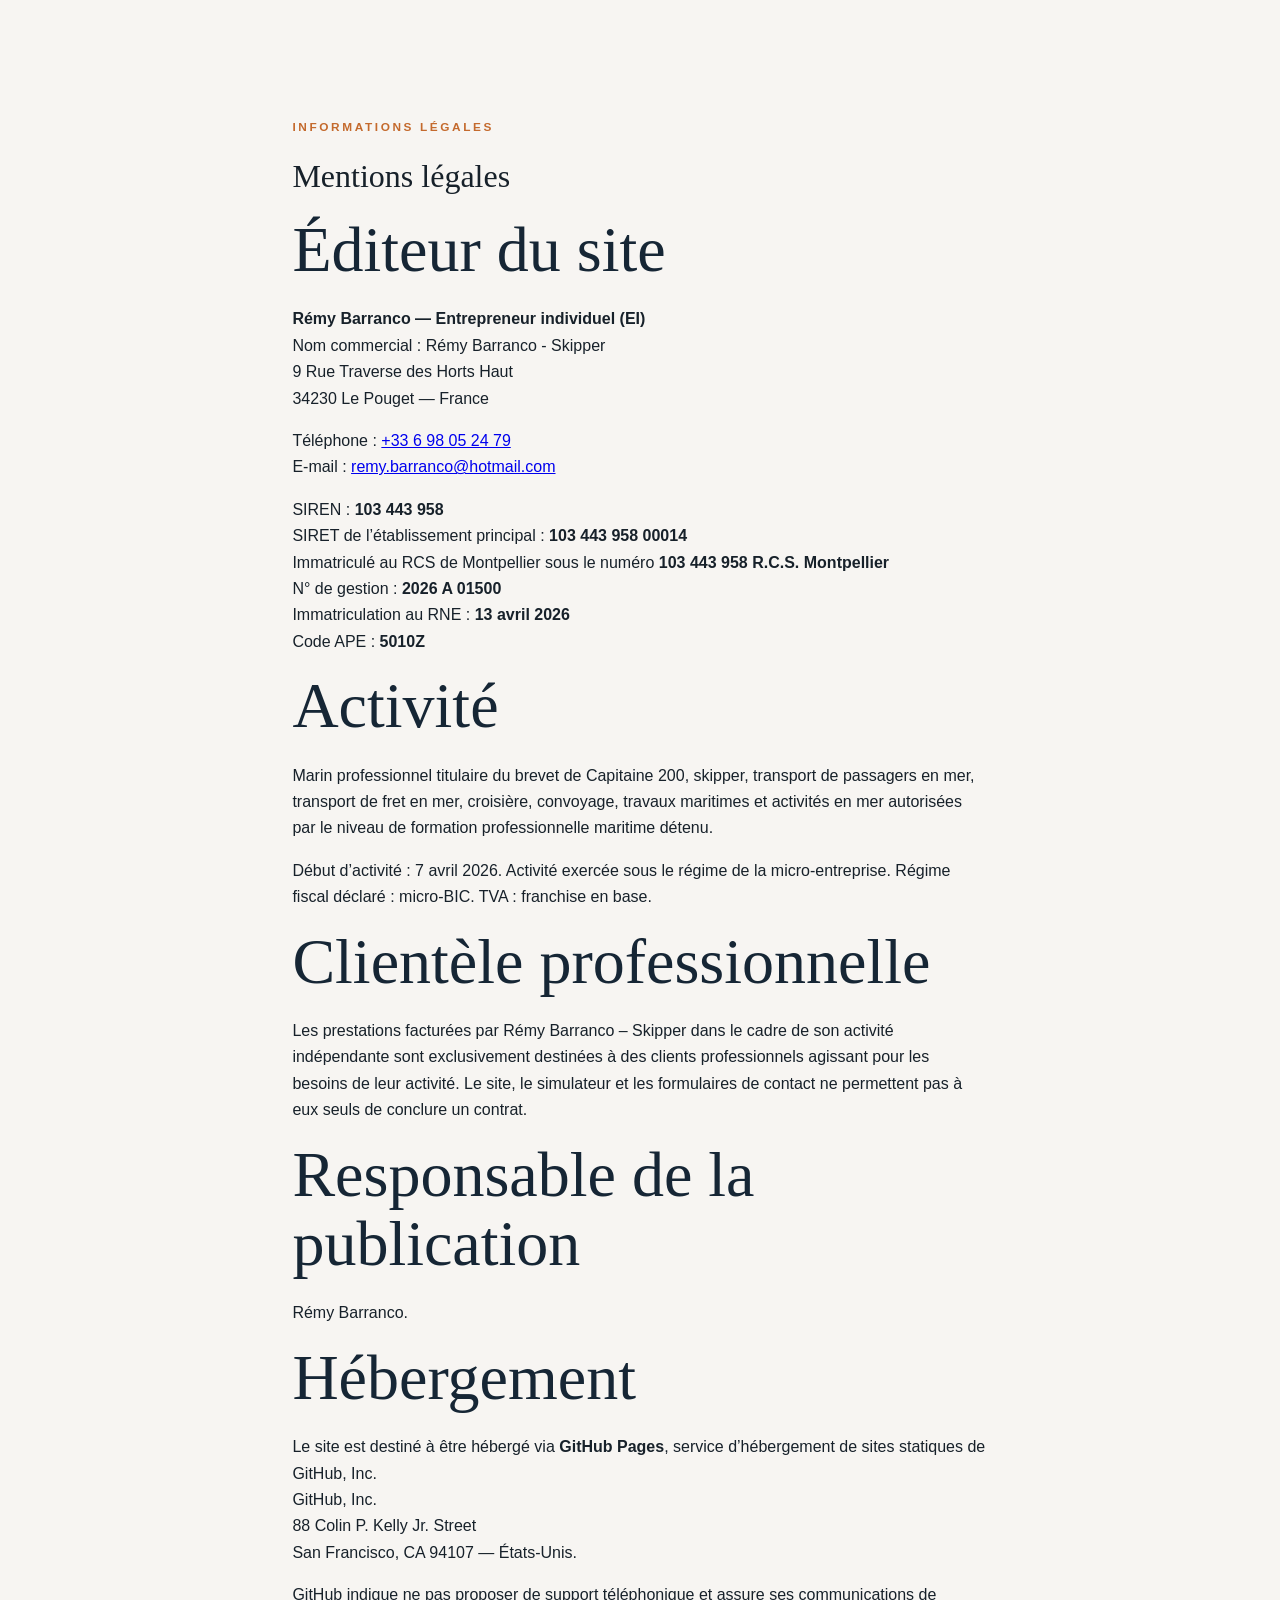
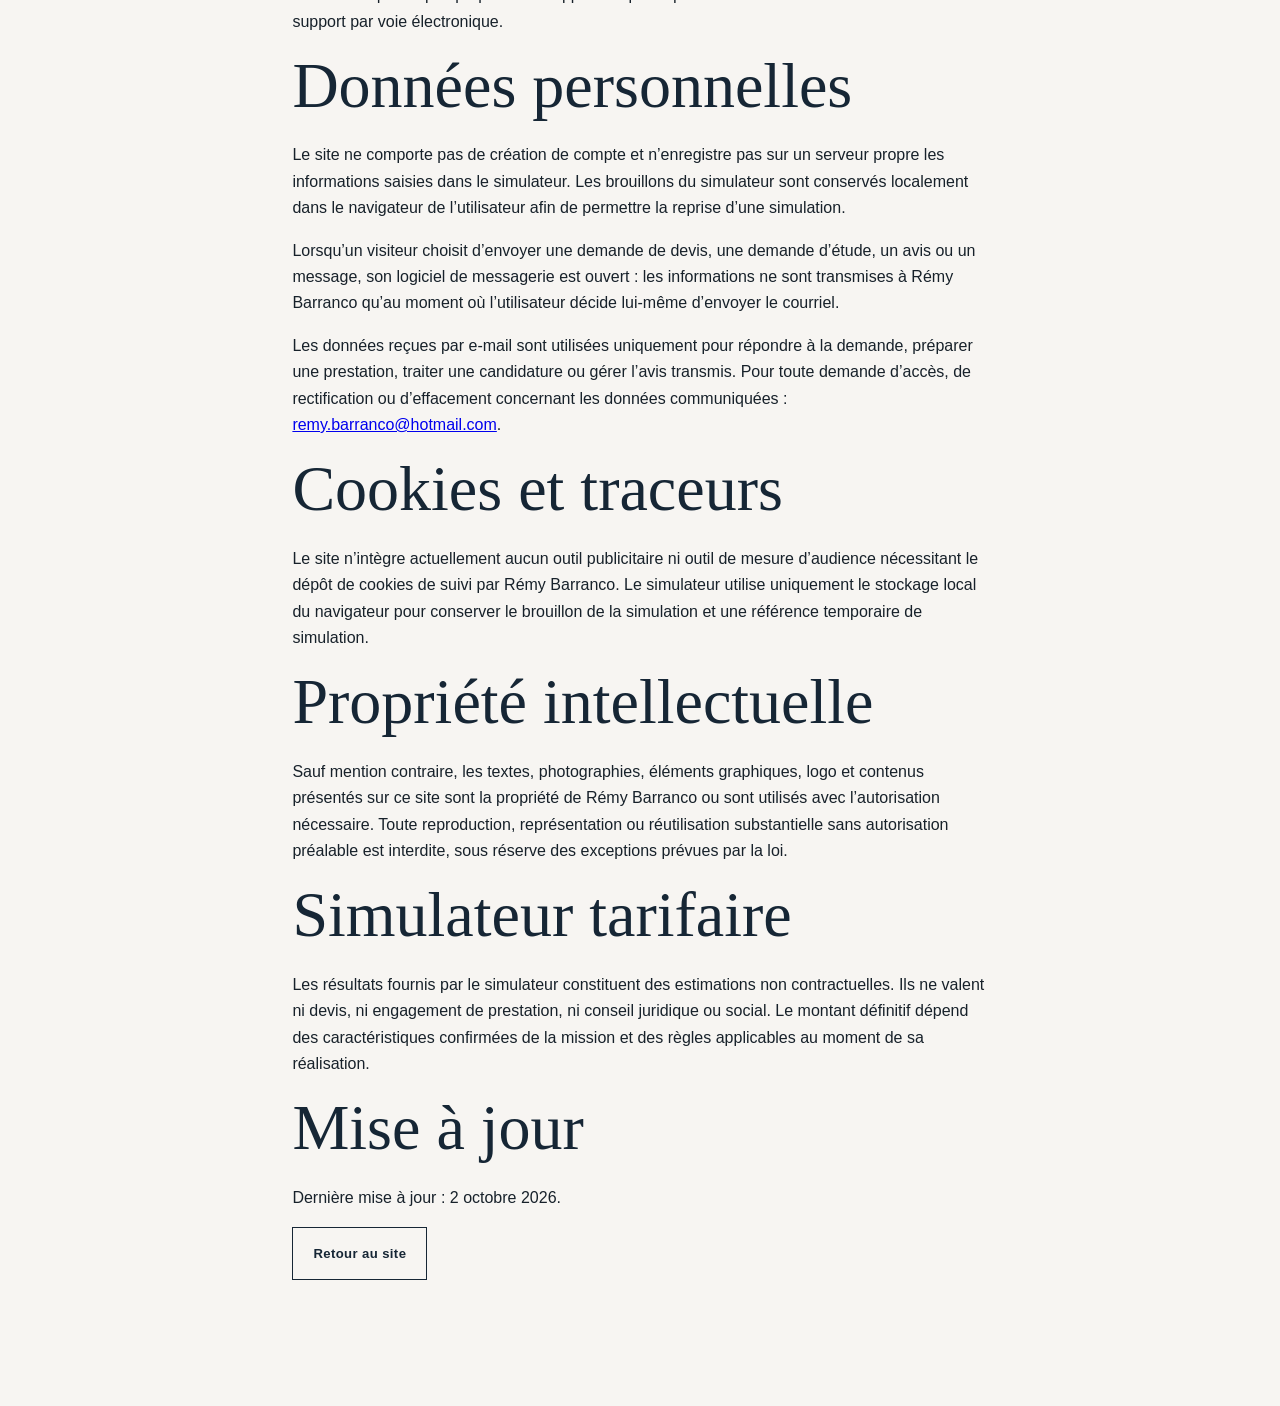
<file: mentions-legales.html>
<!doctype html>
<html lang="fr">
<head>
  <meta charset="utf-8">
  <meta name="viewport" content="width=device-width,initial-scale=1">
  <title>Mentions légales — Rémy Barranco - Skipper</title>
  <meta name="robots" content="index,follow">
  <link rel="stylesheet" href="styles.css">
</head>
<body>
<main class="section" style="max-width:900px;margin:auto">
  <p class="eyebrow copper">INFORMATIONS LÉGALES</p>
  <h1>Mentions légales</h1>
  <div class="legal-content">
    <h2>Éditeur du site</h2>
    <p><strong>Rémy Barranco — Entrepreneur individuel (EI)</strong><br>
    Nom commercial : Rémy Barranco - Skipper<br>
    9 Rue Traverse des Horts Haut<br>
    34230 Le Pouget — France</p>
    <p>Téléphone : <a href="tel:+33698052479">+33 6 98 05 24 79</a><br>
    E-mail : <a href="mailto:remy.barranco@hotmail.com">remy.barranco@hotmail.com</a></p>
    <p>SIREN : <strong>103 443 958</strong><br>
    SIRET de l’établissement principal : <strong>103 443 958 00014</strong><br>
    Immatriculé au RCS de Montpellier sous le numéro <strong>103 443 958 R.C.S. Montpellier</strong><br>
    N° de gestion : <strong>2026 A 01500</strong><br>
    Immatriculation au RNE : <strong>13 avril 2026</strong><br>
    Code APE : <strong>5010Z</strong></p>

    <h2>Activité</h2>
    <p>Marin professionnel titulaire du brevet de Capitaine 200, skipper, transport de passagers en mer, transport de fret en mer, croisière, convoyage, travaux maritimes et activités en mer autorisées par le niveau de formation professionnelle maritime détenu.</p>
    <p>Début d’activité : 7 avril 2026. Activité exercée sous le régime de la micro-entreprise. Régime fiscal déclaré : micro-BIC. TVA : franchise en base.</p>


    <h2>Clientèle professionnelle</h2>
    <p>Les prestations facturées par Rémy Barranco – Skipper dans le cadre de son activité indépendante sont exclusivement destinées à des clients professionnels agissant pour les besoins de leur activité. Le site, le simulateur et les formulaires de contact ne permettent pas à eux seuls de conclure un contrat.</p>

    <h2>Responsable de la publication</h2>
    <p>Rémy Barranco.</p>

    <h2>Hébergement</h2>
    <p>Le site est destiné à être hébergé via <strong>GitHub Pages</strong>, service d’hébergement de sites statiques de GitHub, Inc.<br>
    GitHub, Inc.<br>
    88 Colin P. Kelly Jr. Street<br>
    San Francisco, CA 94107 — États-Unis.</p>
    <p>GitHub indique ne pas proposer de support téléphonique et assure ses communications de support par voie électronique.</p>

    <h2>Données personnelles</h2>
    <p>Le site ne comporte pas de création de compte et n’enregistre pas sur un serveur propre les informations saisies dans le simulateur. Les brouillons du simulateur sont conservés localement dans le navigateur de l’utilisateur afin de permettre la reprise d’une simulation.</p>
    <p>Lorsqu’un visiteur choisit d’envoyer une demande de devis, une demande d’étude, un avis ou un message, son logiciel de messagerie est ouvert : les informations ne sont transmises à Rémy Barranco qu’au moment où l’utilisateur décide lui-même d’envoyer le courriel.</p>
    <p>Les données reçues par e-mail sont utilisées uniquement pour répondre à la demande, préparer une prestation, traiter une candidature ou gérer l’avis transmis. Pour toute demande d’accès, de rectification ou d’effacement concernant les données communiquées : <a href="mailto:remy.barranco@hotmail.com">remy.barranco@hotmail.com</a>.</p>

    <h2>Cookies et traceurs</h2>
    <p>Le site n’intègre actuellement aucun outil publicitaire ni outil de mesure d’audience nécessitant le dépôt de cookies de suivi par Rémy Barranco. Le simulateur utilise uniquement le stockage local du navigateur pour conserver le brouillon de la simulation et une référence temporaire de simulation.</p>

    <h2>Propriété intellectuelle</h2>
    <p>Sauf mention contraire, les textes, photographies, éléments graphiques, logo et contenus présentés sur ce site sont la propriété de Rémy Barranco ou sont utilisés avec l’autorisation nécessaire. Toute reproduction, représentation ou réutilisation substantielle sans autorisation préalable est interdite, sous réserve des exceptions prévues par la loi.</p>

    <h2>Simulateur tarifaire</h2>
    <p>Les résultats fournis par le simulateur constituent des estimations non contractuelles. Ils ne valent ni devis, ni engagement de prestation, ni conseil juridique ou social. Le montant définitif dépend des caractéristiques confirmées de la mission et des règles applicables au moment de sa réalisation.</p>

    <h2>Mise à jour</h2>
    <p>Dernière mise à jour : 2 octobre 2026.</p>
    <p><a class="btn btn-outline" href="index.html">Retour au site</a></p>
  </div>
</main>
</body>
</html>
</file>
<file: styles.css>
:root{--blue:#162635;--blue2:#0F1F2F;--copper:#C46A2D;--cream:#F7F5F2;--white:#fff;--ink:#17212a;--line:#d9d7d2}
*{box-sizing:border-box}html{scroll-behavior:smooth}body{margin:0;background:var(--cream);color:var(--ink);font-family:Arial,Helvetica,sans-serif;line-height:1.65}h1,h2,h3{font-family:Georgia,'Times New Roman',serif;font-weight:500;line-height:1.08}h2{font-size:clamp(2.2rem,5vw,4.5rem);margin:.25rem 0 1.4rem;color:var(--blue)}p{margin:.5rem 0 1rem}.site-header{position:fixed;z-index:20;top:0;left:0;right:0;height:82px;background:rgba(247,245,242,.96);backdrop-filter:blur(10px);display:flex;align-items:center;justify-content:space-between;padding:0 4vw;border-bottom:1px solid rgba(22,38,53,.08)}.brand img{width:285px;max-height:65px;object-fit:cover;object-position:center}.nav{display:flex;gap:1.4rem}.nav a,footer a{color:var(--blue);text-decoration:none;font-size:.82rem;letter-spacing:.04em}.nav a:hover{color:var(--copper)}.menu-toggle{display:none;border:0;background:none;font-size:1.7rem;color:var(--blue)}.hero{min-height:100vh;position:relative;background:url('assets/hero-sunset.jpg') center/cover no-repeat;display:flex;align-items:center;padding:130px 8vw 70px}.hero-overlay{position:absolute;inset:0;background:linear-gradient(90deg,rgba(15,31,47,.9) 0%,rgba(15,31,47,.66) 45%,rgba(15,31,47,.15) 100%)}.hero-content{position:relative;z-index:2;color:white;max-width:900px}.eyebrow{font-size:.74rem;letter-spacing:.22em;font-weight:700}.copper{color:var(--copper)}.hero h1{font-size:clamp(3.8rem,9vw,8.5rem);margin:.2rem 0 .7rem;letter-spacing:-.035em}.hero-name{font-family:Georgia,serif;font-size:clamp(1.4rem,3vw,2.25rem)}.hero-services{opacity:.86}.hero-actions,.actions{display:flex;gap:.8rem;flex-wrap:wrap;margin-top:2rem}.btn{display:inline-block;padding:.9rem 1.25rem;text-decoration:none;border:1px solid transparent;font-size:.82rem;font-weight:700;letter-spacing:.03em;transition:.2s}.btn-primary{background:var(--copper);color:white}.btn-primary:hover{filter:brightness(.92)}.btn-ghost{border-color:rgba(255,255,255,.65);color:white}.btn-outline{border-color:var(--blue);color:var(--blue)}.section{padding:110px 8vw}.section-heading{max-width:860px;margin-bottom:3.5rem}.section-heading>p:last-child{max-width:720px;color:#53606a}.cards{display:grid;gap:1px;background:var(--line);border:1px solid var(--line)}.cards.four{grid-template-columns:repeat(4,1fr)}.card{background:var(--cream);padding:2rem;min-height:310px}.card span,.year{color:var(--copper);font-size:.78rem;letter-spacing:.12em}.card h3{font-size:1.65rem;color:var(--blue)}.section-dark{background:var(--blue2);color:white}.section-dark h2{color:white}.split{display:grid;grid-template-columns:1.25fr .75fr;gap:7vw;align-items:center}.muted{opacity:.65}.estimate-card{border:1px solid rgba(255,255,255,.18);padding:3rem;background:rgba(255,255,255,.04)}.estimate-card h3{font-size:2.3rem;margin:.3rem 0}.estimate-label{color:var(--copper);letter-spacing:.16em;font-size:.75rem}.experience-grid{display:grid;grid-template-columns:1.15fr .85fr;gap:1.2rem}.photo-card,.experience-card{margin:0;min-height:360px;background:white}.photo-card{position:relative;overflow:hidden}.photo-card img{width:100%;height:100%;object-fit:cover;position:absolute}.photo-card figcaption{position:absolute;left:0;right:0;bottom:0;padding:3.5rem 1.8rem 1.5rem;color:white;background:linear-gradient(transparent,rgba(15,31,47,.92))}.photo-card b{display:block;font-family:Georgia,serif;font-size:1.55rem}.photo-card small{display:block;opacity:.8}.experience-card{padding:2.5rem;display:flex;flex-direction:column;justify-content:flex-end;border:1px solid var(--line)}.experience-card h3{font-size:2rem;color:var(--blue);margin:.3rem 0}.experience-close{text-align:center;margin-top:3rem;color:var(--blue)}.recruitment{background:white}.lead{font-family:Georgia,serif;font-size:1.55rem;color:var(--blue)}.roles{display:flex;flex-wrap:wrap;gap:.5rem;margin:2rem 0}.roles span,.qual-grid span{border:1px solid var(--line);padding:.65rem .8rem;font-size:.84rem}.qualifications{background:var(--blue);color:white;padding:3rem}.qualifications h3{font-size:2rem;margin-top:0}.qual-grid{display:grid;grid-template-columns:1fr 1fr;gap:.6rem}.qual-grid span{border-color:rgba(255,255,255,.18)}.about{display:grid;grid-template-columns:.85fr 1.15fr;gap:7vw;align-items:center}.about-photo img{width:100%;aspect-ratio:4/5;object-fit:cover}.about-copy h2{font-size:clamp(2.1rem,4vw,3.7rem)}.quote-section{height:440px;position:relative;overflow:hidden;background:var(--blue)}.quote-section img{width:100%;height:100%;object-fit:cover;opacity:.35}.quote-section blockquote{position:absolute;inset:0;display:grid;place-items:center;margin:0;color:white;font:italic clamp(2.2rem,5vw,4.5rem) Georgia,serif}.contact-grid{display:grid;grid-template-columns:repeat(3,1fr);border-top:1px solid var(--line);border-bottom:1px solid var(--line)}.contact-item{padding:2rem;border-right:1px solid var(--line)}.contact-item:last-child{border:0}.contact-item small{display:block;color:var(--copper);letter-spacing:.13em}.contact-item strong{display:block;color:var(--blue);margin:.4rem 0 1.2rem;word-break:break-word}.contact-item a,.copy{font:inherit;font-size:.82rem;color:var(--blue);background:none;border:0;border-bottom:1px solid var(--blue);padding:0;margin-right:1rem;cursor:pointer;text-decoration:none}footer{background:var(--blue);color:white;padding:3rem 8vw;display:flex;align-items:center;gap:2rem;flex-wrap:wrap}footer img{width:240px;filter:brightness(0) invert(1);mix-blend-mode:screen}footer p{margin:0;opacity:.72}footer a{color:white;margin-left:auto}
@media(max-width:980px){.nav{display:none;position:absolute;top:82px;left:0;right:0;background:var(--cream);padding:1.5rem 8vw;flex-direction:column;border-top:1px solid var(--line)}.nav.open{display:flex}.menu-toggle{display:block}.cards.four{grid-template-columns:1fr 1fr}.split,.about{grid-template-columns:1fr}.experience-grid{grid-template-columns:1fr}.contact-grid{grid-template-columns:1fr}.contact-item{border-right:0;border-bottom:1px solid var(--line)}footer a{margin-left:0}}
@media(max-width:620px){.site-header{height:72px}.brand img{width:215px}.nav{top:72px}.hero{padding-left:6vw;padding-right:6vw}.hero h1{font-size:3.6rem}.section{padding:80px 6vw}.cards.four{grid-template-columns:1fr}.card{min-height:auto}.qual-grid{grid-template-columns:1fr}.quote-section{height:320px}.hero-actions .btn{width:100%;text-align:center}}

/* V2 — navigation et identité fondues dans la photo d'accueil */
.site-header{
  position:absolute;
  background:linear-gradient(180deg,rgba(15,31,47,.72) 0%,rgba(15,31,47,.24) 65%,rgba(15,31,47,0) 100%);
  backdrop-filter:none;
  border-bottom:0;
  height:112px;
  padding-top:10px;
}
.site-header .brand{
  display:flex;
  align-items:center;
  width:300px;
  height:78px;
  overflow:hidden;
}
.site-header .brand img{
  width:300px;
  height:auto;
  max-height:none;
  object-fit:contain;
  filter:brightness(0) invert(1);
  mix-blend-mode:screen;
}
.site-header .nav a{color:#fff;text-shadow:0 1px 12px rgba(0,0,0,.35)}
.site-header .nav a:hover{color:var(--copper)}
.site-header .menu-toggle{color:#fff}
.hero{
  min-height:100vh;
  padding-top:150px;
  background-position:center center;
}
.hero-overlay{
  background:
    linear-gradient(180deg,rgba(15,31,47,.34) 0%,rgba(15,31,47,.08) 23%,rgba(15,31,47,.18) 100%),
    linear-gradient(90deg,rgba(15,31,47,.90) 0%,rgba(15,31,47,.63) 43%,rgba(15,31,47,.10) 100%);
}
@media(max-width:980px){
  .site-header{height:88px;padding-top:4px}
  .site-header .brand{width:240px;height:66px}
  .site-header .brand img{width:240px}
  .site-header .nav{
    top:88px;
    background:rgba(15,31,47,.97);
    border-top:1px solid rgba(255,255,255,.15);
  }
  .site-header .nav a{color:#fff}
}
@media(max-width:620px){
  .site-header{height:78px}
  .site-header .brand{width:205px;height:58px}
  .site-header .brand img{width:205px}
  .site-header .nav{top:78px}
  .hero{padding-top:120px}
}

/* V3 — footer sans rectangle blanc */
footer img{display:none}
.footer-brand{display:flex;flex-direction:column;min-width:210px;color:#fff}
.footer-brand strong{font-family:Georgia,'Times New Roman',serif;font-size:1.55rem;font-weight:500;letter-spacing:.02em}
.footer-brand span{font-size:.68rem;letter-spacing:.32em;color:var(--copper);margin-top:.15rem}

/* V4 — correctifs demandés uniquement :
   - contenu texte V1 conservé
   - logo haut transparent intégré à la photo
   - footer V3 conservé */
.site-header .brand{
  overflow:visible;
}
.site-header .brand img{
  content:url('assets/logo-header-transparent.png');
  object-fit:contain;
  object-position:left center;
  filter:none !important;
  mix-blend-mode:normal !important;
  background:transparent !important;
}

/* V5 — logo d'en-tête en blanc plein, sans modification du reste */
.site-header .brand img{
  content:url('assets/logo-header-white.png') !important;
  filter:none !important;
  mix-blend-mode:normal !important;
  opacity:1 !important;
  background:transparent !important;
}

/* V6 — vrai logo dans le footer */
footer .footer-brand{
  display:flex;
  align-items:center;
  min-width:220px;
}
footer .footer-brand img{
  display:block !important;
  width:240px;
  max-width:100%;
  height:auto;
  object-fit:contain;
  background:transparent !important;
  filter:none !important;
}

/* V7 — avis */
.reviews{background:#f7f5f2}
.reviews-empty{
  margin:2rem 0;
  padding:1.35rem 1.5rem;
  border:1px solid rgba(22,38,53,.12);
  border-radius:14px;
  background:#fff;
  color:rgba(22,38,53,.72)
}
.review-form-card{
  max-width:900px;
  margin-top:2rem;
  padding:clamp(1.5rem,4vw,2.5rem);
  border-radius:18px;
  background:#fff;
  box-shadow:0 14px 40px rgba(15,31,47,.08)
}
.review-form-card h3{margin-top:0}
.review-form-grid{
  display:grid;
  grid-template-columns:1fr 1fr;
  gap:1rem 1.25rem
}
.review-form-card label{
  display:flex;
  flex-direction:column;
  gap:.45rem;
  margin-bottom:1rem;
  font-size:.9rem;
  font-weight:600;
  color:#162635
}
.review-form-card input,
.review-form-card select,
.review-form-card textarea{
  width:100%;
  border:1px solid rgba(22,38,53,.22);
  border-radius:9px;
  background:#fff;
  padding:.85rem .95rem;
  font:inherit;
  color:#162635
}
.review-form-card textarea{resize:vertical}
.review-form-card input:focus,
.review-form-card select:focus,
.review-form-card textarea:focus{
  outline:2px solid rgba(196,106,45,.22);
  border-color:#c46a2d
}
.review-note,.review-status{
  font-size:.82rem;
  color:rgba(22,38,53,.65)
}
.review-status{margin-top:.8rem}
@media(max-width:700px){
  .review-form-grid{grid-template-columns:1fr}
}

/* V10 — simulateur adaptatif */
.sim-form{max-width:900px;margin:2rem auto 0;display:grid;gap:1rem}.sim-step{background:rgba(255,255,255,.06);border:1px solid rgba(255,255,255,.12);padding:1.15rem;border-radius:10px}.sim-step label{display:block;font-weight:600;margin-bottom:.55rem}.sim-step select,.sim-step input,.sim-step textarea{width:100%;box-sizing:border-box;padding:.85rem;border:1px solid rgba(255,255,255,.22);border-radius:6px;background:#fff;color:#162635;font:inherit}.sim-help{font-size:.88rem;opacity:.72;margin:.55rem 0 0}.sim-hidden{display:none!important}.check-line{display:flex!important;gap:.65rem;align-items:center;margin-top:.85rem;font-weight:400!important}.check-line input{width:auto}.sim-result{padding:1.2rem;border-left:3px solid #C46A2D;background:rgba(255,255,255,.07);border-radius:6px}.sim-result h3{margin:.1rem 0 .5rem}.special-request{max-width:900px;margin:1.4rem auto 0;padding:1.25rem;border:1px solid rgba(255,255,255,.12);border-radius:10px}.special-request h3{margin-top:0}
/* V11 — simulateur complet */
.sim-grid{display:grid;grid-template-columns:repeat(3,1fr);gap:.8rem}.sim-grid label{font-size:.9rem}.sim-grid input+input{margin-top:.45rem}.nested{margin-top:1rem}.sim-step h3{margin:.1rem 0 1rem}.sim-actions{display:flex;gap:.8rem;flex-wrap:wrap}.sim-actions button{cursor:pointer}.price-main{font:500 clamp(2.4rem,6vw,4.6rem) Georgia,serif;color:#fff;margin:.25rem 0}.result-meta{display:flex;gap:.55rem;flex-wrap:wrap;margin:1rem 0}.result-meta span{border:1px solid rgba(255,255,255,.2);padding:.45rem .65rem;border-radius:999px;font-size:.82rem}.result-warning{margin-top:1rem;padding:1rem;border:1px solid rgba(196,106,45,.6);background:rgba(196,106,45,.08)}.result-details{margin-top:1rem;border-top:1px solid rgba(255,255,255,.14);padding-top:1rem}.result-details summary{cursor:pointer;font-weight:700}.sim-error{color:#ffd7bd}.manual-result h3{color:#fff}@media(max-width:700px){.sim-grid{grid-template-columns:1fr}}
/* V12 — contraste des actions secondaires dans le simulateur */
#pricing-simulator .sim-result .btn-ghost,#pricing-simulator .btn-ghost{color:#162635;background:#F7F5F2;border-color:#162635}.calc-breakdown{margin-top:.8rem;padding:1rem;background:rgba(255,255,255,.06);border:1px solid rgba(255,255,255,.14)}.calc-breakdown p{margin:.35rem 0}
.estimate-ref{margin-top:1rem;font-size:.82rem;opacity:.72}.sim-error ul{margin:.6rem 0 0 1.2rem}.sim-error li{margin:.25rem 0}
@media print{
 body *{visibility:hidden!important}.section-dark,#tarification,#tarification *,.sim-result,.sim-result *{visibility:visible!important}
 #tarification{position:absolute;left:0;top:0;width:100%;background:#fff!important;color:#162635!important;padding:24px!important}
 #tarification .section-heading,#pricing-simulator>.sim-step,#pricing-simulator>.sim-actions,.special-request{display:none!important}
 .sim-result{display:block!important;background:#fff!important;color:#162635!important;border:1px solid #bbb!important;box-shadow:none!important}
 .sim-result .sim-actions{display:none!important}.result-warning,.result-details{color:#162635!important;background:#fff!important}
}

/* V17 — finition site complet */
html{scroll-behavior:smooth;scroll-padding-top:88px}
.skip-link{position:fixed;left:1rem;top:-5rem;z-index:9999;background:#F7F5F2;color:#162635;padding:.75rem 1rem;border-radius:0 0 8px 8px;font-weight:700}
.skip-link:focus{top:0}
a:focus-visible,button:focus-visible,input:focus-visible,select:focus-visible,textarea:focus-visible{outline:3px solid #C46A2D;outline-offset:3px}
.contact-item>div{display:flex;gap:.75rem;flex-wrap:wrap;align-items:center}
.contact-item a,.contact-item button{min-height:38px;display:inline-flex;align-items:center}
@media(max-width:900px){.site-header{padding-left:clamp(1rem,4vw,2rem);padding-right:clamp(1rem,4vw,2rem)}}
@media(max-width:700px){.hero-content{padding-left:1.15rem;padding-right:1.15rem}.hero-actions,.actions,.sim-actions{align-items:stretch}.hero-actions .btn,.actions .btn,.sim-actions .btn{justify-content:center;text-align:center}.section{overflow:hidden}.contact-item strong{overflow-wrap:anywhere}.price-main{font-size:clamp(2.2rem,13vw,3.7rem)}}
@media(prefers-reduced-motion:reduce){html{scroll-behavior:auto}*,*::before,*::after{animation-duration:.01ms!important;animation-iteration-count:1!important;transition-duration:.01ms!important}}
</file>
